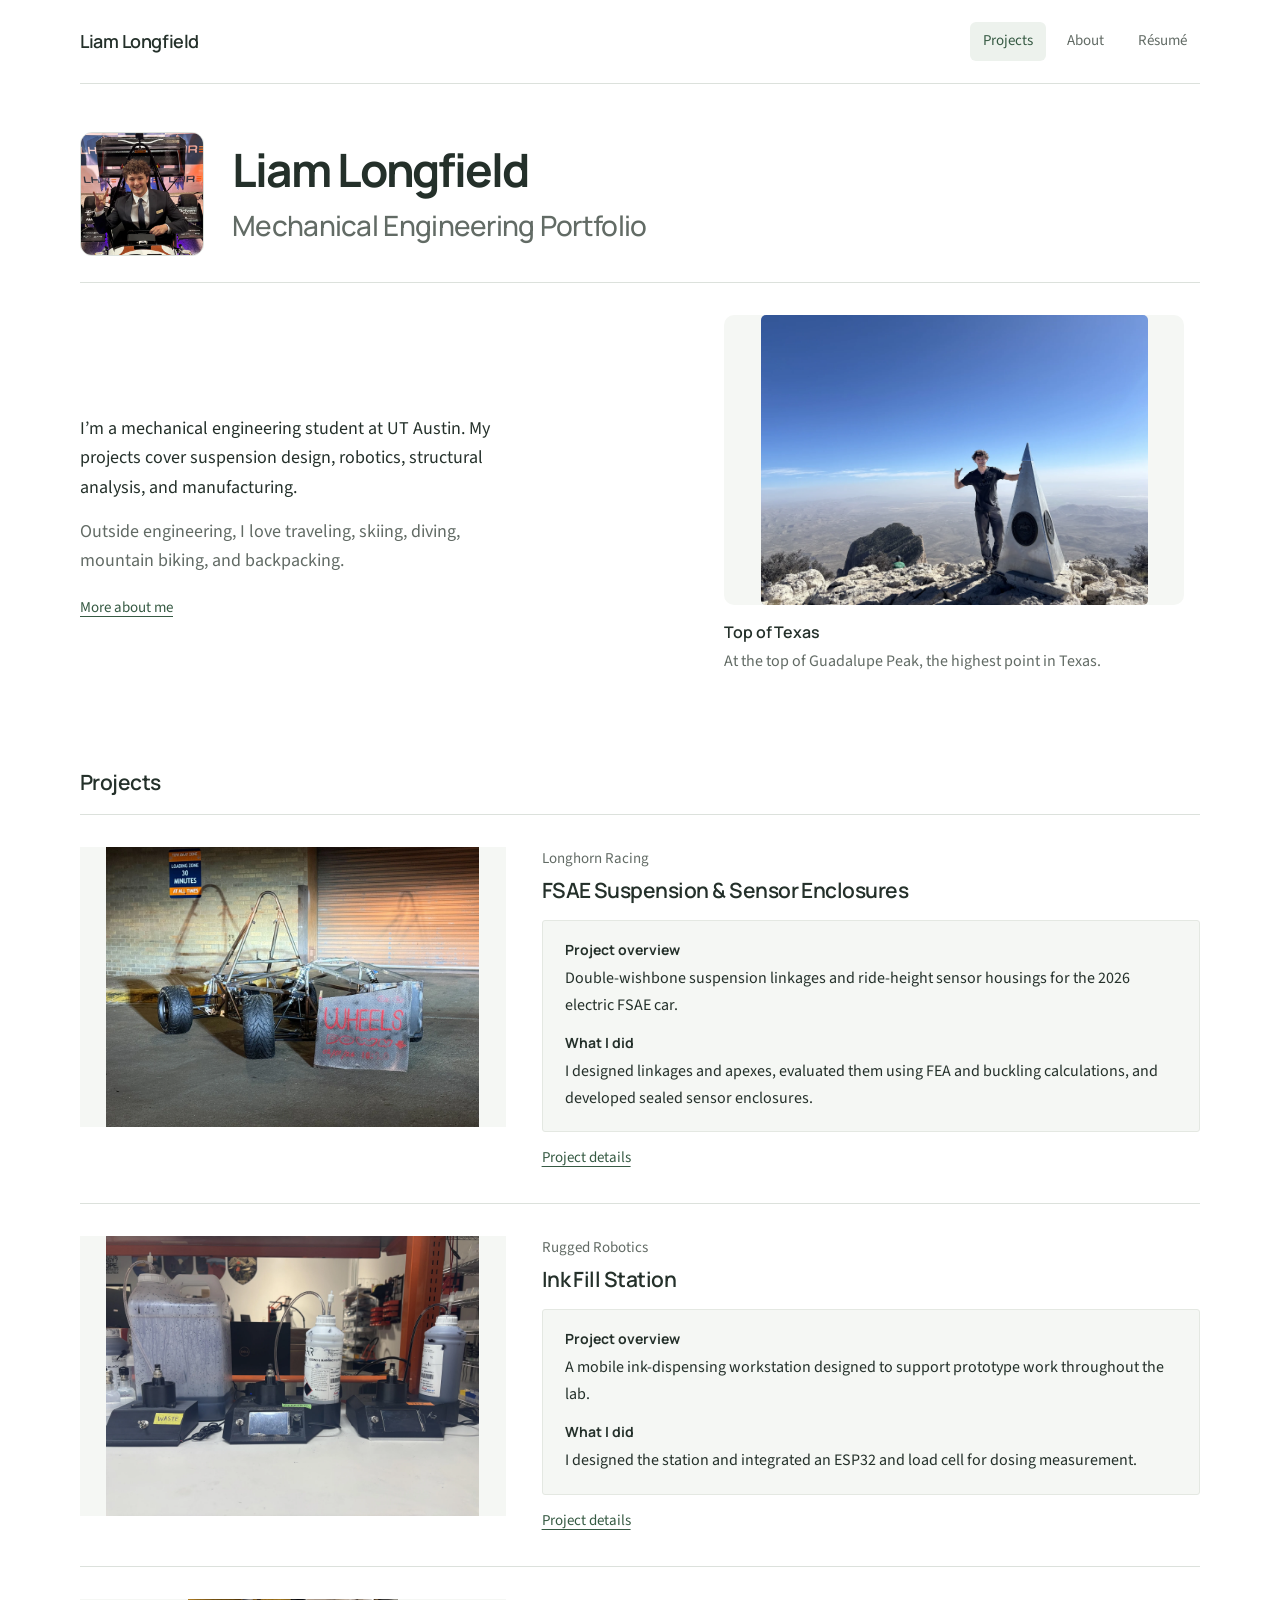
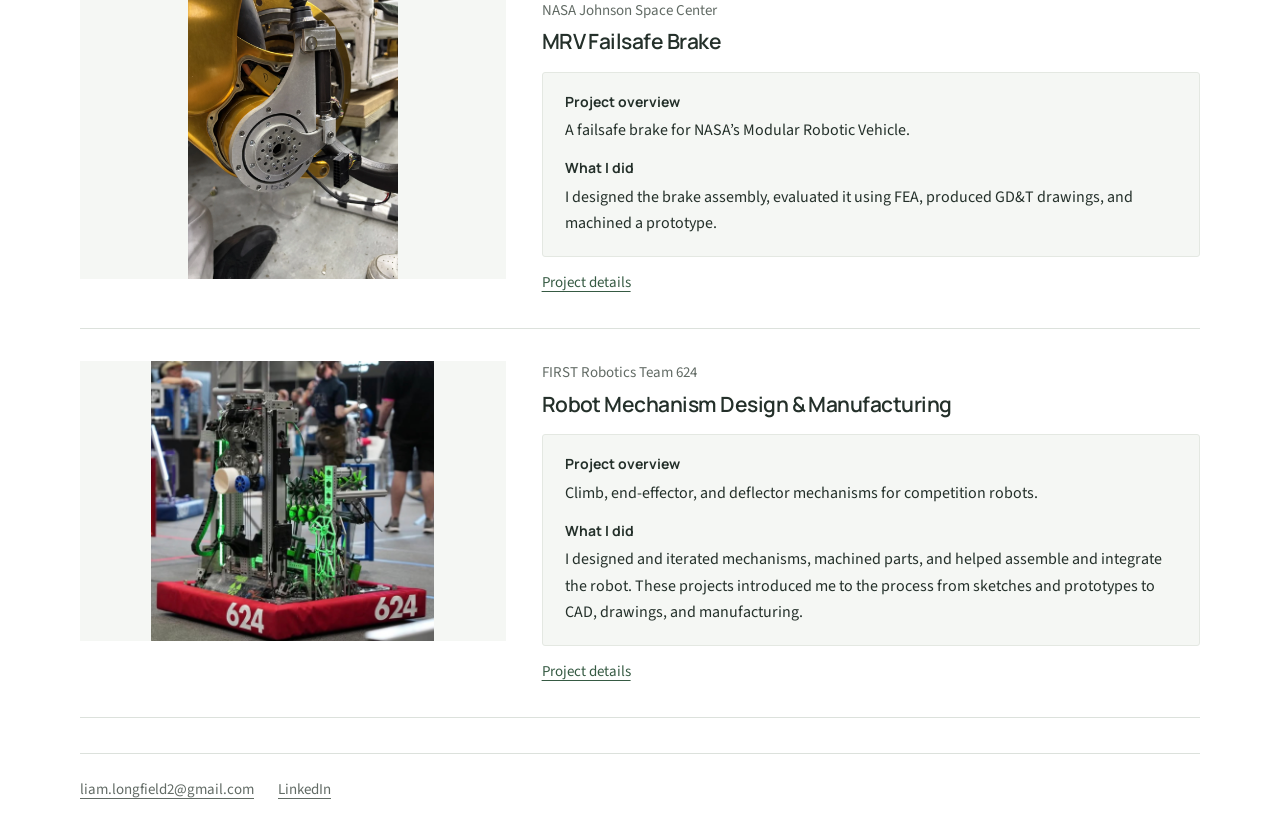
<file: index.html>
<!doctype html>
<html lang="en">
<head>
  <meta charset="utf-8">
  <meta name="viewport" content="width=device-width, initial-scale=1">
  <meta name="description" content="Liam Longfield’s mechanical engineering projects: suspension design, sensor enclosures, fluid handling, and robotics.">
  <title>Projects | Liam Longfield</title>
  <link rel="icon" href="favicon.svg" type="image/svg+xml">
  <link rel="stylesheet" href="style.css">
  <script src="site.js" defer></script>
  <script src="about-gallery.js" defer></script>
</head>
<body>
<a class="skip" href="#main">Skip to content</a>
<header class="header"><a class="brand" href="index.html">Liam Longfield</a><nav aria-label="Main navigation"><a href="index.html" aria-current="page">Projects</a><a href="about.html">About</a><a href="resume.html">Résumé</a></nav></header>
<main id="main"><section class="intro-layout"><div class="intro-heading"><img class="intro-portrait" src="assets/liam-portrait.webp" alt="Liam Longfield seated in a Longhorn Racing car" width="800" height="800" fetchpriority="high"><div><p class="intro-name">Liam Longfield</p><h1>Mechanical Engineering Portfolio</h1></div></div><div class="intro-copy"><p>I’m a mechanical engineering student at UT Austin. My projects cover suspension design, robotics, structural analysis, and manufacturing.</p><p class="intro-personal">Outside engineering, I love traveling, skiing, diving, mountain biking, and backpacking.</p><a class="details-link" href="about.html">More about me</a></div><section class="personal-gallery gallery-preview" aria-label="Personal photos" aria-roledescription="carousel" tabindex="0">
<div class="personal-frames"><figure class="personal-slide" role="group" aria-roledescription="slide" aria-label="1 of 7"><button type="button" class="photo-advance" aria-label="Show next photo"><img src="assets/about/summit.webp" width="1800" height="1350" alt="At a mountain summit beside a metal monument" loading="eager"></button><figcaption><strong class="photo-title">Top of Texas</strong> <span class="photo-comment">At the top of Guadalupe Peak, the highest point in Texas.</span></figcaption></figure><figure class="personal-slide" role="group" aria-roledescription="slide" aria-label="2 of 7"><button type="button" class="photo-advance" aria-label="Show next photo"><img src="assets/about/diving.webp" width="1800" height="1200" alt="Scuba diving in Langkawi, Malaysia" loading="lazy"></button><figcaption><strong class="photo-title">Scuba diving</strong> <span class="photo-comment">Diving in Langkawi, Malaysia. I’m an Advanced Open Water diver and love exploring underwater.</span></figcaption></figure><figure class="personal-slide" role="group" aria-roledescription="slide" aria-label="3 of 7"><button type="button" class="photo-advance" aria-label="Show next photo"><img src="assets/about/skiing.webp" width="1199" height="1600" alt="Two skiers on a snow-covered mountain trail" loading="lazy"></button><figcaption><strong class="photo-title">Skiing</strong> <span class="photo-comment">I’ve been skiing for 12 years, and I still love getting out on the mountain.</span></figcaption></figure><figure class="personal-slide" role="group" aria-roledescription="slide" aria-label="4 of 7"><button type="button" class="photo-advance" aria-label="Show next photo"><img src="assets/about/biking.webp" width="1800" height="1350" alt="Mountain biking with a forested valley in the background" loading="lazy"></button><figcaption><strong class="photo-title">Mountain biking</strong> <span class="photo-comment">I love mountain biking—especially when the trail comes with a view like this.</span></figcaption></figure><figure class="personal-slide" role="group" aria-roledescription="slide" aria-label="5 of 7"><button type="button" class="photo-advance" aria-label="Show next photo"><img src="assets/about/rocks.webp" width="1350" height="1800" alt="Seated between tall rock formations" loading="lazy"></button><figcaption><strong class="photo-title">Guadalupe Mountains</strong> <span class="photo-comment">A stop during a two-day backpacking trip in the Guadalupe Mountains.</span></figcaption></figure><figure class="personal-slide" role="group" aria-roledescription="slide" aria-label="6 of 7"><button type="button" class="photo-advance" aria-label="Show next photo"><img src="assets/about/hiking.webp" width="1800" height="1350" alt="Backpacking with friends in the French Alps" loading="lazy"></button><figcaption><strong class="photo-title">Out with my buddies</strong> <span class="photo-comment">A day-long backpacking trip with my buddies in the French Alps.</span></figcaption></figure><figure class="personal-slide" role="group" aria-roledescription="slide" aria-label="7 of 7"><button type="button" class="photo-advance" aria-label="Show next photo"><img src="assets/about/cooking.webp" width="1350" height="1800" alt="Home-cooked ribs in a foil-lined tray" loading="lazy"></button><figcaption><strong class="photo-title">Oven ribs, another iteration</strong> <span class="photo-comment">I’m still iterating on my oven ribs recipe. This was one of the batches.</span></figcaption></figure></div>
<div class="photo-controls" hidden><p class="photo-status" aria-live="polite" aria-atomic="true">Hiking <span>1 / 7</span></p><div class="photo-arrows"><button type="button" data-photo-step="-1" aria-label="Previous photo">←</button><button type="button" data-photo-step="1" aria-label="Next photo">→</button></div></div>
</section></section><h2 class="projects-heading">Projects</h2><section id="work" class="project-list" aria-label="Engineering projects"><article class="project "><a class="project-photo" href="lhr.html"><img src="assets/lhr-vehicle.webp" alt="LHR vehicle at the wheels-down milestone" loading="lazy"></a><div><p class="context">Longhorn Racing</p><h2><a href="lhr.html">FSAE Suspension & Sensor Enclosures</a></h2><div class="project-text"><h3>Project overview</h3><p>Double-wishbone suspension linkages and ride-height sensor housings for the 2026 electric FSAE car.</p><h3>What I did</h3><p>I designed linkages and apexes, evaluated them using FEA and buckling calculations, and developed sealed sensor enclosures.</p></div><a class="details-link" href="lhr.html">Project details</a></div></article><article class="project "><a class="project-photo" href="rugged.html"><img src="assets/ink-station.webp" alt="Desktop ink fill station" loading="lazy"></a><div><p class="context">Rugged Robotics</p><h2><a href="rugged.html">Ink Fill Station</a></h2><div class="project-text"><h3>Project overview</h3><p>A mobile ink-dispensing workstation designed to support prototype work throughout the lab.</p><h3>What I did</h3><p>I designed the station and integrated an ESP32 and load cell for dosing measurement.</p></div><a class="details-link" href="rugged.html">Project details</a></div></article><article class="project "><a class="project-photo" href="nasa.html"><img src="assets/nasa-brake.webp" alt="MRV brake assembly" loading="lazy"></a><div><p class="context">NASA Johnson Space Center</p><h2><a href="nasa.html">MRV Failsafe Brake</a></h2><div class="project-text"><h3>Project overview</h3><p>A failsafe brake for NASA’s Modular Robotic Vehicle.</p><h3>What I did</h3><p>I designed the brake assembly, evaluated it using FEA, produced GD&T drawings, and machined a prototype.</p></div><a class="details-link" href="nasa.html">Project details</a></div></article><article class="project"><a class="project-photo" href="robotics.html"><img src="assets/robotics-cover.jpeg" alt="Team 624 competition robot" width="1179" height="1168" loading="lazy"></a><div><p class="context">FIRST Robotics Team 624</p><h2><a href="robotics.html">Robot Mechanism Design &amp; Manufacturing</a></h2><div class="project-text"><h3>Project overview</h3><p>Climb, end-effector, and deflector mechanisms for competition robots.</p><h3>What I did</h3><p>I designed and iterated mechanisms, machined parts, and helped assemble and integrate the robot. These projects introduced me to the process from sketches and prototypes to CAD, drawings, and manufacturing.</p></div><a class="details-link" href="robotics.html">Project details</a></div></article></section></main>
<footer id="contact"><a href="mailto:liam.longfield2@gmail.com">liam.longfield2@gmail.com</a><a href="https://linkedin.com/in/liam-longfield" target="_blank" rel="noopener">LinkedIn</a></footer>
<dialog id="image-dialog" aria-label="Expanded project image"><button class="close-image" aria-label="Close expanded image">Close ×</button><img alt=""><p></p></dialog>
</body></html>
</file>
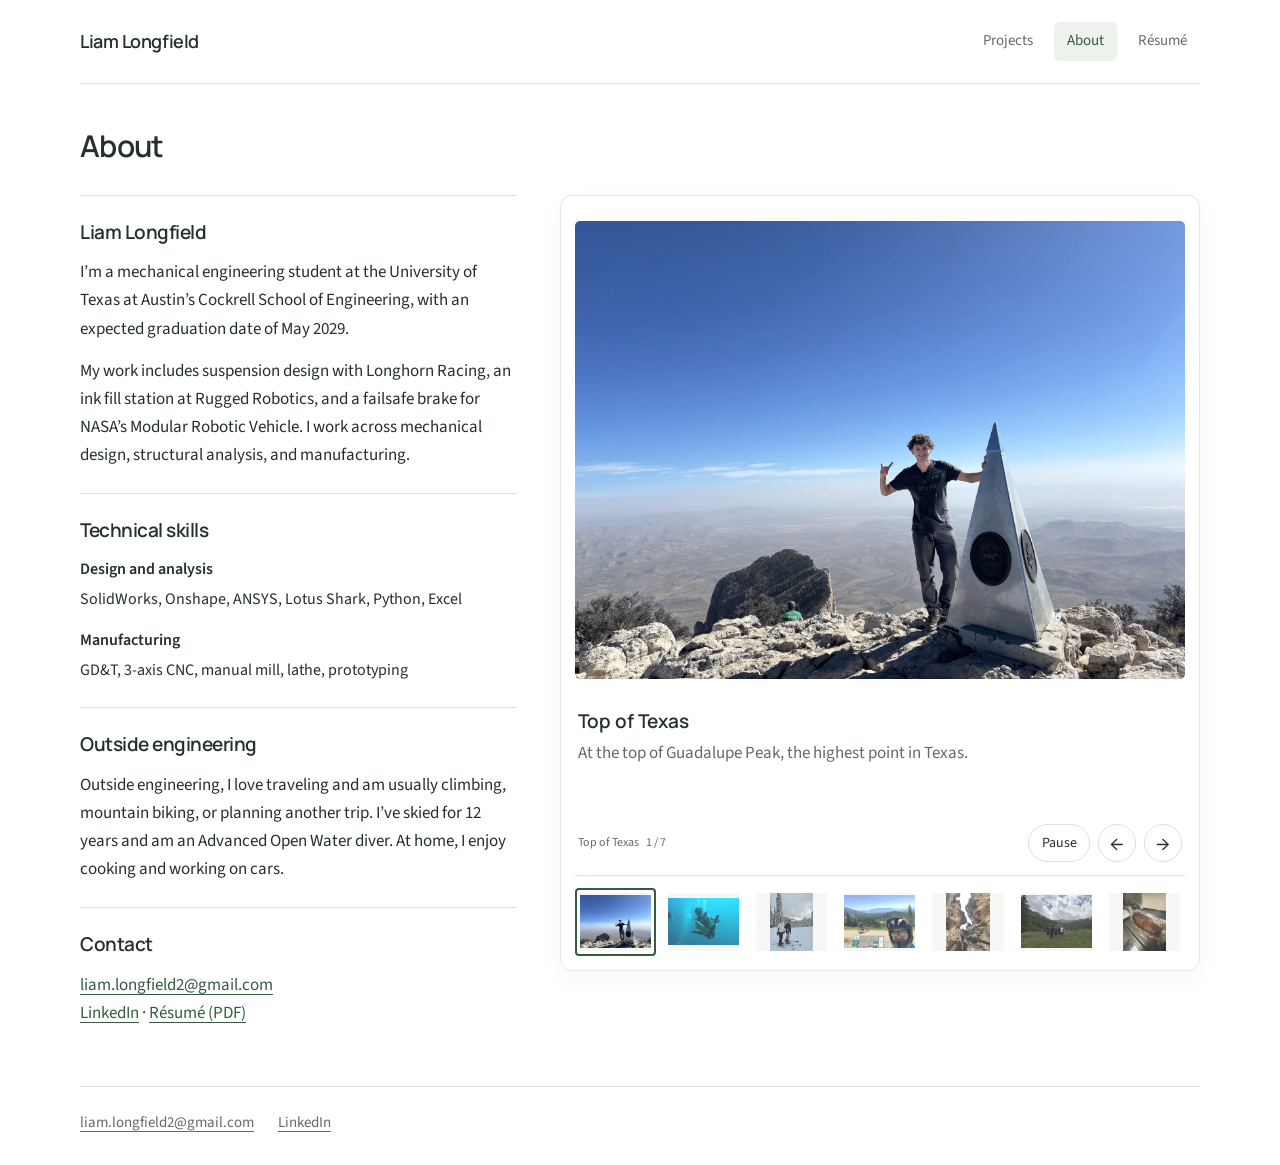
<file: about.html>
<!doctype html>
<html lang="en">
<head>
  <meta charset="utf-8">
  <meta name="viewport" content="width=device-width, initial-scale=1">
  <meta name="description" content="Liam Longfield’s mechanical engineering projects: suspension design, sensor enclosures, fluid handling, and robotics.">
  <title>About | Liam Longfield</title>
  <link rel="icon" href="favicon.svg" type="image/svg+xml">
  <link rel="stylesheet" href="style.css">
  <script src="site.js" defer></script>
  <script src="about-gallery.js" defer></script>
</head>
<body>
<a class="skip" href="#main">Skip to content</a>
<header class="header"><a class="brand" href="index.html">Liam Longfield</a><nav aria-label="Main navigation"><a href="index.html">Projects</a><a href="about.html" aria-current="page">About</a><a href="resume.html">Résumé</a></nav></header>
<main id="main"><div class="page-heading"><h1>About</h1></div><div class="about-layout"><div class="about-copy"><section><h2>Liam Longfield</h2><p>I’m a mechanical engineering student at the University of Texas at Austin’s Cockrell School of Engineering, with an expected graduation date of May 2029.</p><p>My work includes suspension design with Longhorn Racing, an ink fill station at Rugged Robotics, and a failsafe brake for NASA’s Modular Robotic Vehicle. I work across mechanical design, structural analysis, and manufacturing.</p></section><section><h2>Technical skills</h2><dl class="skills"><dt>Design and analysis</dt><dd>SolidWorks, Onshape, ANSYS, Lotus Shark, Python, Excel</dd><dt>Manufacturing</dt><dd>GD&T, 3-axis CNC, manual mill, lathe, prototyping</dd></dl></section><section><h2>Outside engineering</h2><p>Outside engineering, I love traveling and am usually climbing, mountain biking, or planning another trip. I’ve skied for 12 years and am an Advanced Open Water diver. At home, I enjoy cooking and working on cars.</p></section><section><h2>Contact</h2><p><a href="mailto:liam.longfield2@gmail.com">liam.longfield2@gmail.com</a><br><a href="https://linkedin.com/in/liam-longfield" target="_blank" rel="noopener">LinkedIn</a> · <a href="resume.html">Résumé (PDF)</a></p></section></div><section class="personal-gallery" aria-label="Personal photos" aria-roledescription="carousel" tabindex="0">
<div class="personal-frames"><figure class="personal-slide" role="group" aria-roledescription="slide" aria-label="1 of 7"><button type="button" class="photo-advance" aria-label="Show next photo"><img src="assets/about/summit.webp" width="1800" height="1350" alt="At a mountain summit beside a metal monument" loading="eager"></button><figcaption><strong class="photo-title">Top of Texas</strong> <span class="photo-comment">At the top of Guadalupe Peak, the highest point in Texas.</span></figcaption></figure><figure class="personal-slide" role="group" aria-roledescription="slide" aria-label="2 of 7"><button type="button" class="photo-advance" aria-label="Show next photo"><img src="assets/about/diving.webp" width="1800" height="1200" alt="Scuba diving in Langkawi, Malaysia" loading="lazy"></button><figcaption><strong class="photo-title">Scuba diving</strong> <span class="photo-comment">Diving in Langkawi, Malaysia. I’m an Advanced Open Water diver and love exploring underwater.</span></figcaption></figure><figure class="personal-slide" role="group" aria-roledescription="slide" aria-label="3 of 7"><button type="button" class="photo-advance" aria-label="Show next photo"><img src="assets/about/skiing.webp" width="1199" height="1600" alt="Two skiers on a snow-covered mountain trail" loading="lazy"></button><figcaption><strong class="photo-title">Skiing</strong> <span class="photo-comment">I’ve been skiing for 12 years, and I still love getting out on the mountain.</span></figcaption></figure><figure class="personal-slide" role="group" aria-roledescription="slide" aria-label="4 of 7"><button type="button" class="photo-advance" aria-label="Show next photo"><img src="assets/about/biking.webp" width="1800" height="1350" alt="Mountain biking with a forested valley in the background" loading="lazy"></button><figcaption><strong class="photo-title">Mountain biking</strong> <span class="photo-comment">I love mountain biking—especially when the trail comes with a view like this.</span></figcaption></figure><figure class="personal-slide" role="group" aria-roledescription="slide" aria-label="5 of 7"><button type="button" class="photo-advance" aria-label="Show next photo"><img src="assets/about/rocks.webp" width="1350" height="1800" alt="Seated between tall rock formations" loading="lazy"></button><figcaption><strong class="photo-title">Guadalupe Mountains</strong> <span class="photo-comment">A stop during a two-day backpacking trip in the Guadalupe Mountains.</span></figcaption></figure><figure class="personal-slide" role="group" aria-roledescription="slide" aria-label="6 of 7"><button type="button" class="photo-advance" aria-label="Show next photo"><img src="assets/about/hiking.webp" width="1800" height="1350" alt="Backpacking with friends in the French Alps" loading="lazy"></button><figcaption><strong class="photo-title">Out with my buddies</strong> <span class="photo-comment">A day-long backpacking trip with my buddies in the French Alps.</span></figcaption></figure><figure class="personal-slide" role="group" aria-roledescription="slide" aria-label="7 of 7"><button type="button" class="photo-advance" aria-label="Show next photo"><img src="assets/about/cooking.webp" width="1350" height="1800" alt="Home-cooked ribs in a foil-lined tray" loading="lazy"></button><figcaption><strong class="photo-title">Oven ribs, another iteration</strong> <span class="photo-comment">I’m still iterating on my oven ribs recipe. This was one of the batches.</span></figcaption></figure></div>
<div class="photo-controls" hidden><p class="photo-status" aria-live="polite" aria-atomic="true">Hiking <span>1 / 7</span></p><div class="photo-arrows"><button type="button" data-photo-step="-1" aria-label="Previous photo">←</button><button type="button" data-photo-step="1" aria-label="Next photo">→</button></div></div>
<div class="photo-thumbnails" role="group" aria-label="Choose a photo" hidden><button type="button" class="photo-thumb" aria-label="Show photo 1: Hiking" aria-pressed="true"><img src="assets/about/summit-thumb.webp" alt="" width="120" height="90" loading="lazy"></button><button type="button" class="photo-thumb" aria-label="Show photo 2: Scuba diving" aria-pressed="false"><img src="assets/about/diving-thumb.webp" alt="" width="120" height="90" loading="lazy"></button><button type="button" class="photo-thumb" aria-label="Show photo 3: Skiing" aria-pressed="false"><img src="assets/about/skiing-thumb.webp" alt="" width="120" height="90" loading="lazy"></button><button type="button" class="photo-thumb" aria-label="Show photo 4: Mountain biking" aria-pressed="false"><img src="assets/about/biking-thumb.webp" alt="" width="120" height="90" loading="lazy"></button><button type="button" class="photo-thumb" aria-label="Show photo 5: Exploring outdoors" aria-pressed="false"><img src="assets/about/rocks-thumb.webp" alt="" width="120" height="90" loading="lazy"></button><button type="button" class="photo-thumb" aria-label="Show photo 6: Hiking with friends" aria-pressed="false"><img src="assets/about/hiking-thumb.webp" alt="" width="120" height="90" loading="lazy"></button><button type="button" class="photo-thumb" aria-label="Show photo 7: Cooking" aria-pressed="false"><img src="assets/about/cooking-thumb.webp" alt="" width="120" height="90" loading="lazy"></button></div></section></div></main>
<footer id="contact"><a href="mailto:liam.longfield2@gmail.com">liam.longfield2@gmail.com</a><a href="https://linkedin.com/in/liam-longfield" target="_blank" rel="noopener">LinkedIn</a></footer>
<dialog id="image-dialog" aria-label="Expanded project image"><button class="close-image" aria-label="Close expanded image">Close ×</button><img alt=""><p></p></dialog>
</body></html>
</file>
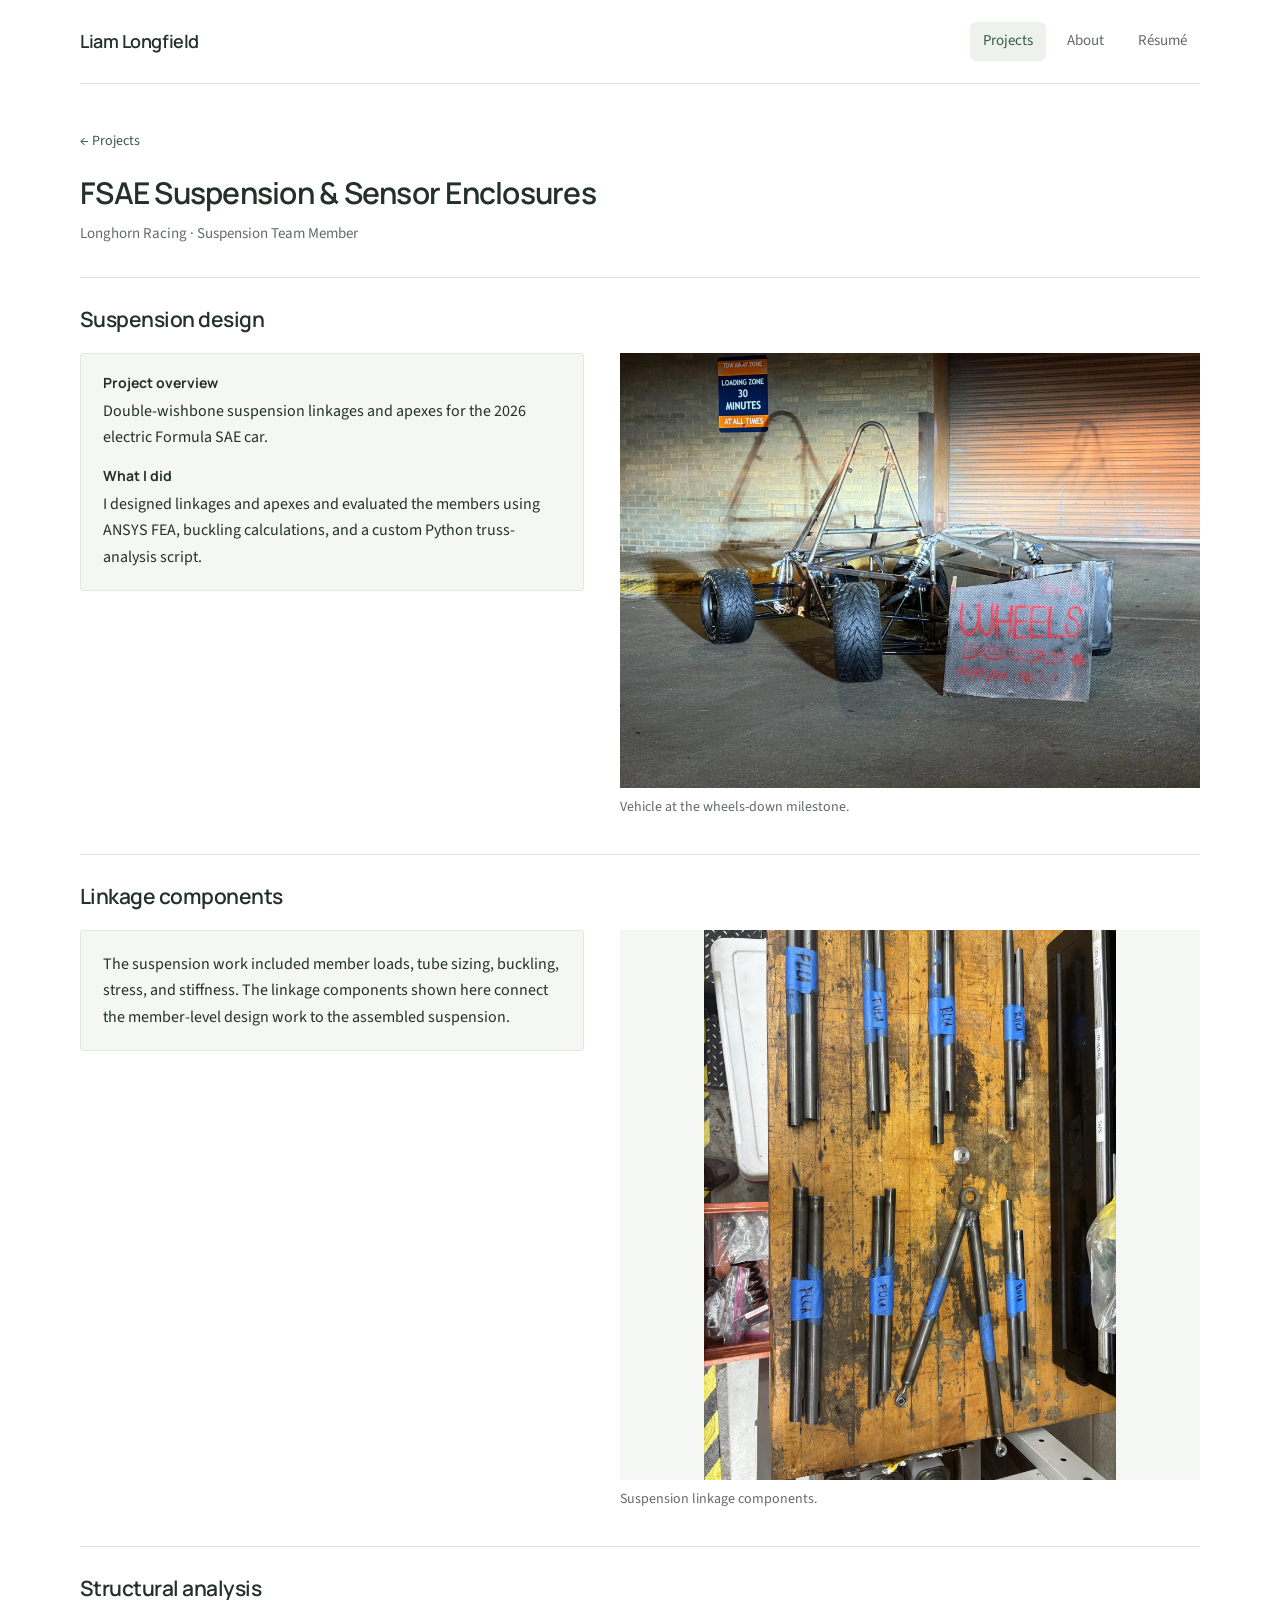
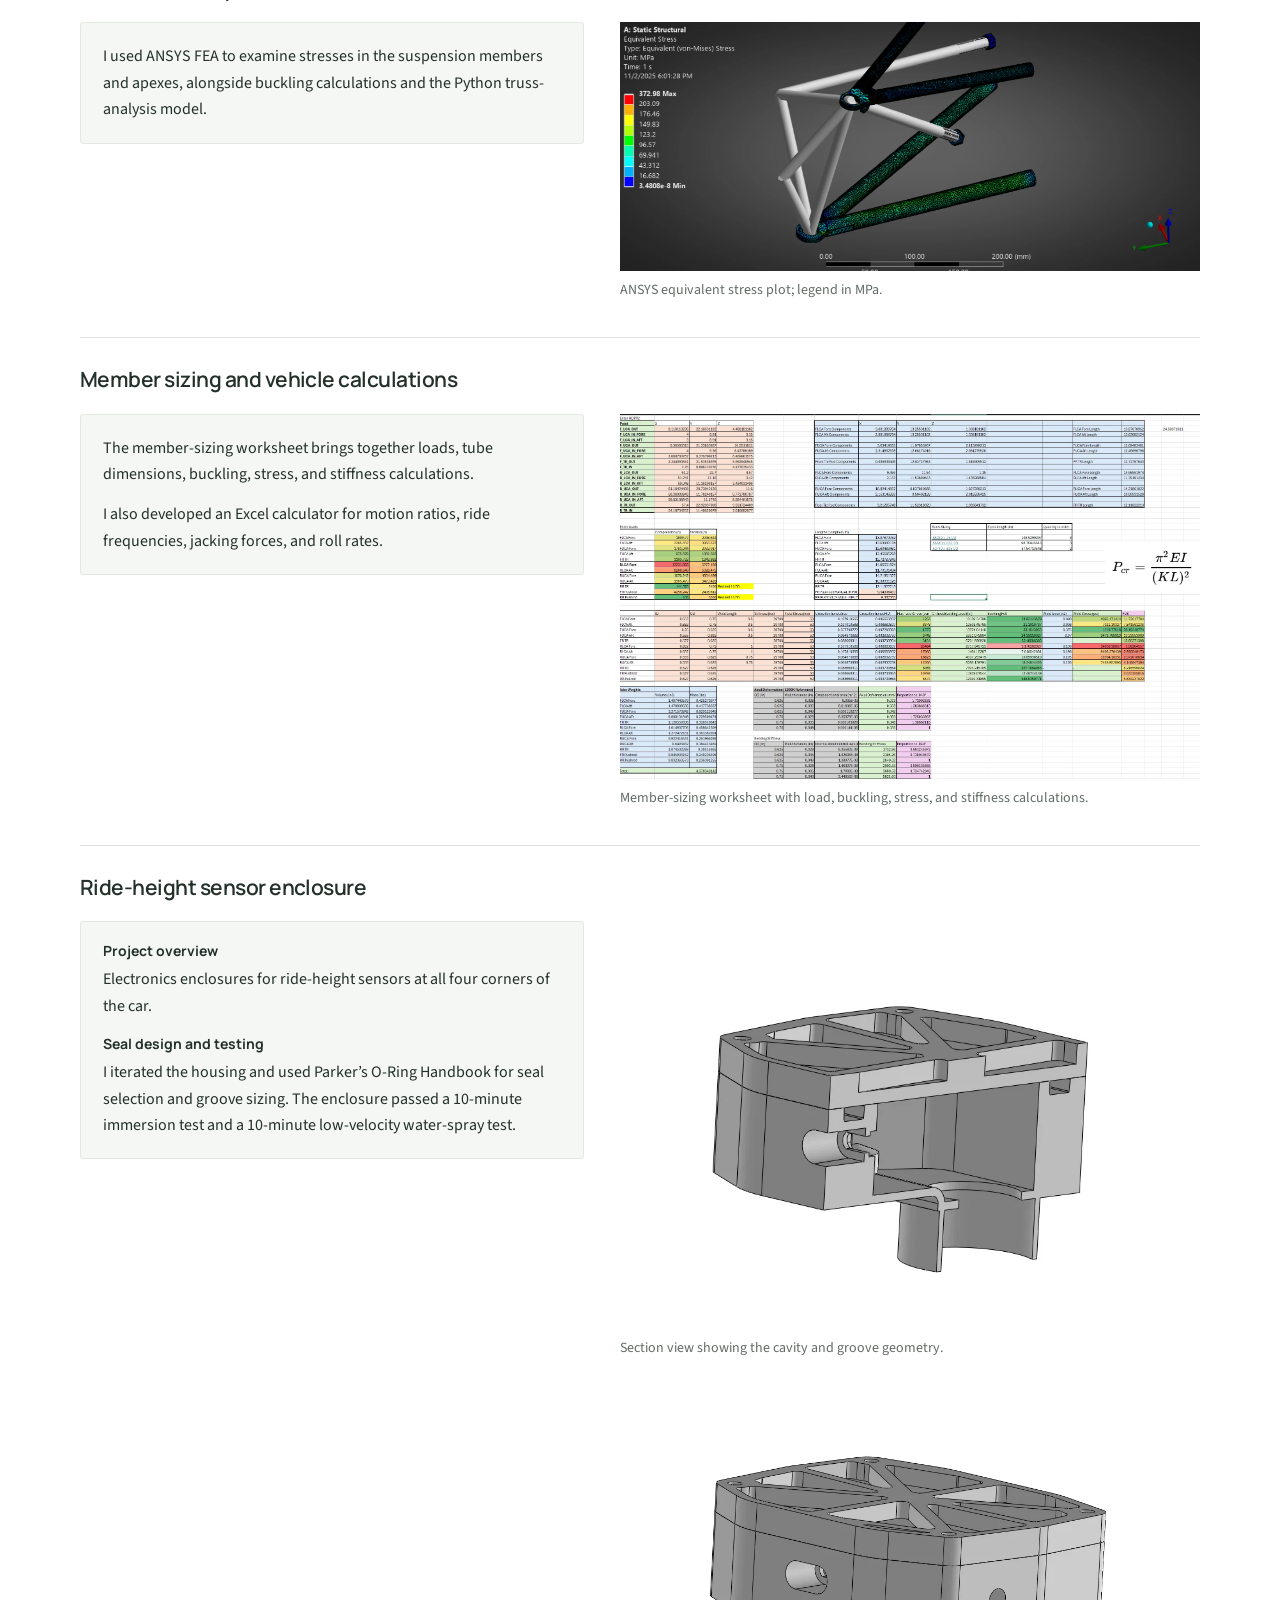
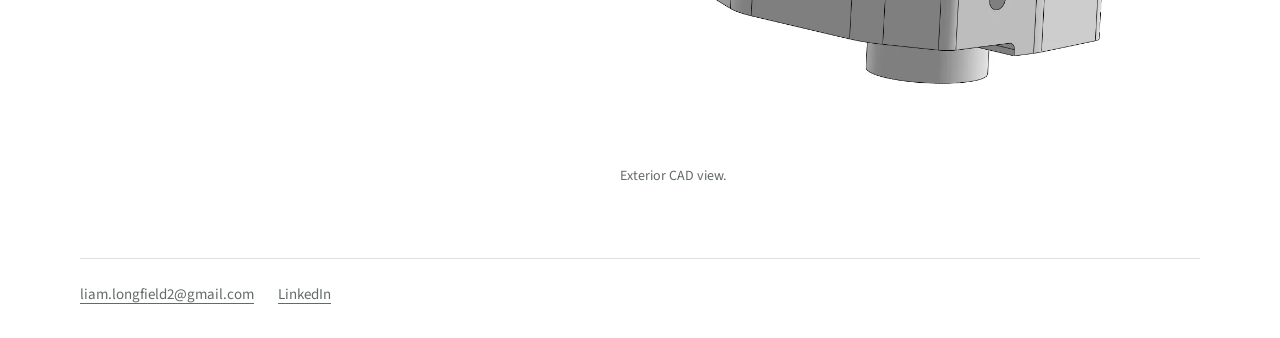
<file: lhr.html>
<!doctype html>
<html lang="en">
<head>
  <meta charset="utf-8">
  <meta name="viewport" content="width=device-width, initial-scale=1">
  <meta name="description" content="Liam Longfield’s mechanical engineering projects: suspension design, sensor enclosures, fluid handling, and robotics.">
  <title>FSAE Suspension &amp; Sensor Enclosures | Liam Longfield</title>
  <link rel="icon" href="favicon.svg" type="image/svg+xml">
  <link rel="stylesheet" href="style.css">
  <script src="site.js" defer></script>
</head>
<body>
<a class="skip" href="#main">Skip to content</a>
<header class="header"><a class="brand" href="index.html">Liam Longfield</a><nav aria-label="Main navigation"><a href="index.html" aria-current="page">Projects</a><a href="about.html">About</a><a href="resume.html">Résumé</a></nav></header>
<main id="main"><div class="page-heading"><a class="back" href="index.html">← Projects</a><h1>FSAE Suspension & Sensor Enclosures</h1><p class="context">Longhorn Racing · Suspension Team Member</p></div><section class="detail-section"><h2>Suspension design</h2><div class="detail-grid technical-story"><div class="project-text"><h3>Project overview</h3><p>Double-wishbone suspension linkages and apexes for the 2026 electric Formula SAE car.</p><h3>What I did</h3><p>I designed linkages and apexes and evaluated the members using ANSYS FEA, buckling calculations, and a custom Python truss-analysis script.</p></div><div class="story-images"><figure class="wide"><a class="zoom" href="assets/lhr-vehicle.webp" aria-label="Expand: LHR vehicle with suspension and wheels installed"><img src="assets/lhr-vehicle.webp" alt="LHR vehicle with suspension and wheels installed" loading="lazy"></a><figcaption>Vehicle at the wheels-down milestone.</figcaption></figure></div></div></section><section class="detail-section"><h2>Linkage components</h2><div class="detail-grid technical-story"><div class="project-text"><p>The suspension work included member loads, tube sizing, buckling, stress, and stiffness. The linkage components shown here connect the member-level design work to the assembled suspension.</p></div><div class="story-images"><figure class=""><a class="zoom" href="assets/lhr-linkages.webp" aria-label="Expand: Suspension linkage components on a workbench"><img src="assets/lhr-linkages.webp" alt="Suspension linkage components on a workbench" loading="lazy"></a><figcaption>Suspension linkage components.</figcaption></figure></div></div></section><section class="detail-section"><h2>Structural analysis</h2><div class="detail-grid technical-story"><div class="project-text"><p>I used ANSYS FEA to examine stresses in the suspension members and apexes, alongside buckling calculations and the Python truss-analysis model.</p></div><div class="story-images"><figure class=""><a class="zoom" href="assets/lhr-fea.webp" aria-label="Expand: ANSYS suspension equivalent stress plot"><img src="assets/lhr-fea.webp" alt="ANSYS suspension equivalent stress plot" loading="lazy"></a><figcaption>ANSYS equivalent stress plot; legend in MPa.</figcaption></figure></div></div></section><section class="detail-section"><h2>Member sizing and vehicle calculations</h2><div class="detail-grid technical-story"><div class="project-text"><p>The member-sizing worksheet brings together loads, tube dimensions, buckling, stress, and stiffness calculations.</p><p>I also developed an Excel calculator for motion ratios, ride frequencies, jacking forces, and roll rates.</p></div><div class="story-images"><figure class="wide"><a class="zoom" href="assets/lhr-calculations.webp" aria-label="Expand: Suspension member sizing spreadsheet"><img src="assets/lhr-calculations.webp" alt="Suspension member sizing spreadsheet" loading="lazy"></a><figcaption>Member-sizing worksheet with load, buckling, stress, and stiffness calculations.</figcaption></figure></div></div></section><section class="detail-section"><h2>Ride-height sensor enclosure</h2><div class="detail-grid technical-story"><div class="project-text"><h3>Project overview</h3><p>Electronics enclosures for ride-height sensors at all four corners of the car.</p><h3>Seal design and testing</h3><p>I iterated the housing and used Parker’s O-Ring Handbook for seal selection and groove sizing. The enclosure passed a 10-minute immersion test and a 10-minute low-velocity water-spray test.</p></div><div class="story-images"><figure class=""><a class="zoom" href="assets/enclosure-section.webp" aria-label="Expand: Section view of sensor enclosure"><img src="assets/enclosure-section.webp" alt="Section view of sensor enclosure" loading="lazy"></a><figcaption>Section view showing the cavity and groove geometry.</figcaption></figure><figure class=""><a class="zoom" href="assets/enclosure-exterior.webp" aria-label="Expand: Exterior view of sensor enclosure"><img src="assets/enclosure-exterior.webp" alt="Exterior view of sensor enclosure" loading="lazy"></a><figcaption>Exterior CAD view.</figcaption></figure></div></div></section></main>
<footer id="contact"><a href="mailto:liam.longfield2@gmail.com">liam.longfield2@gmail.com</a><a href="https://linkedin.com/in/liam-longfield" target="_blank" rel="noopener">LinkedIn</a></footer>
<dialog id="image-dialog" aria-label="Expanded project image"><button class="close-image" aria-label="Close expanded image">Close ×</button><img alt=""><p></p></dialog>
</body></html>
</file>
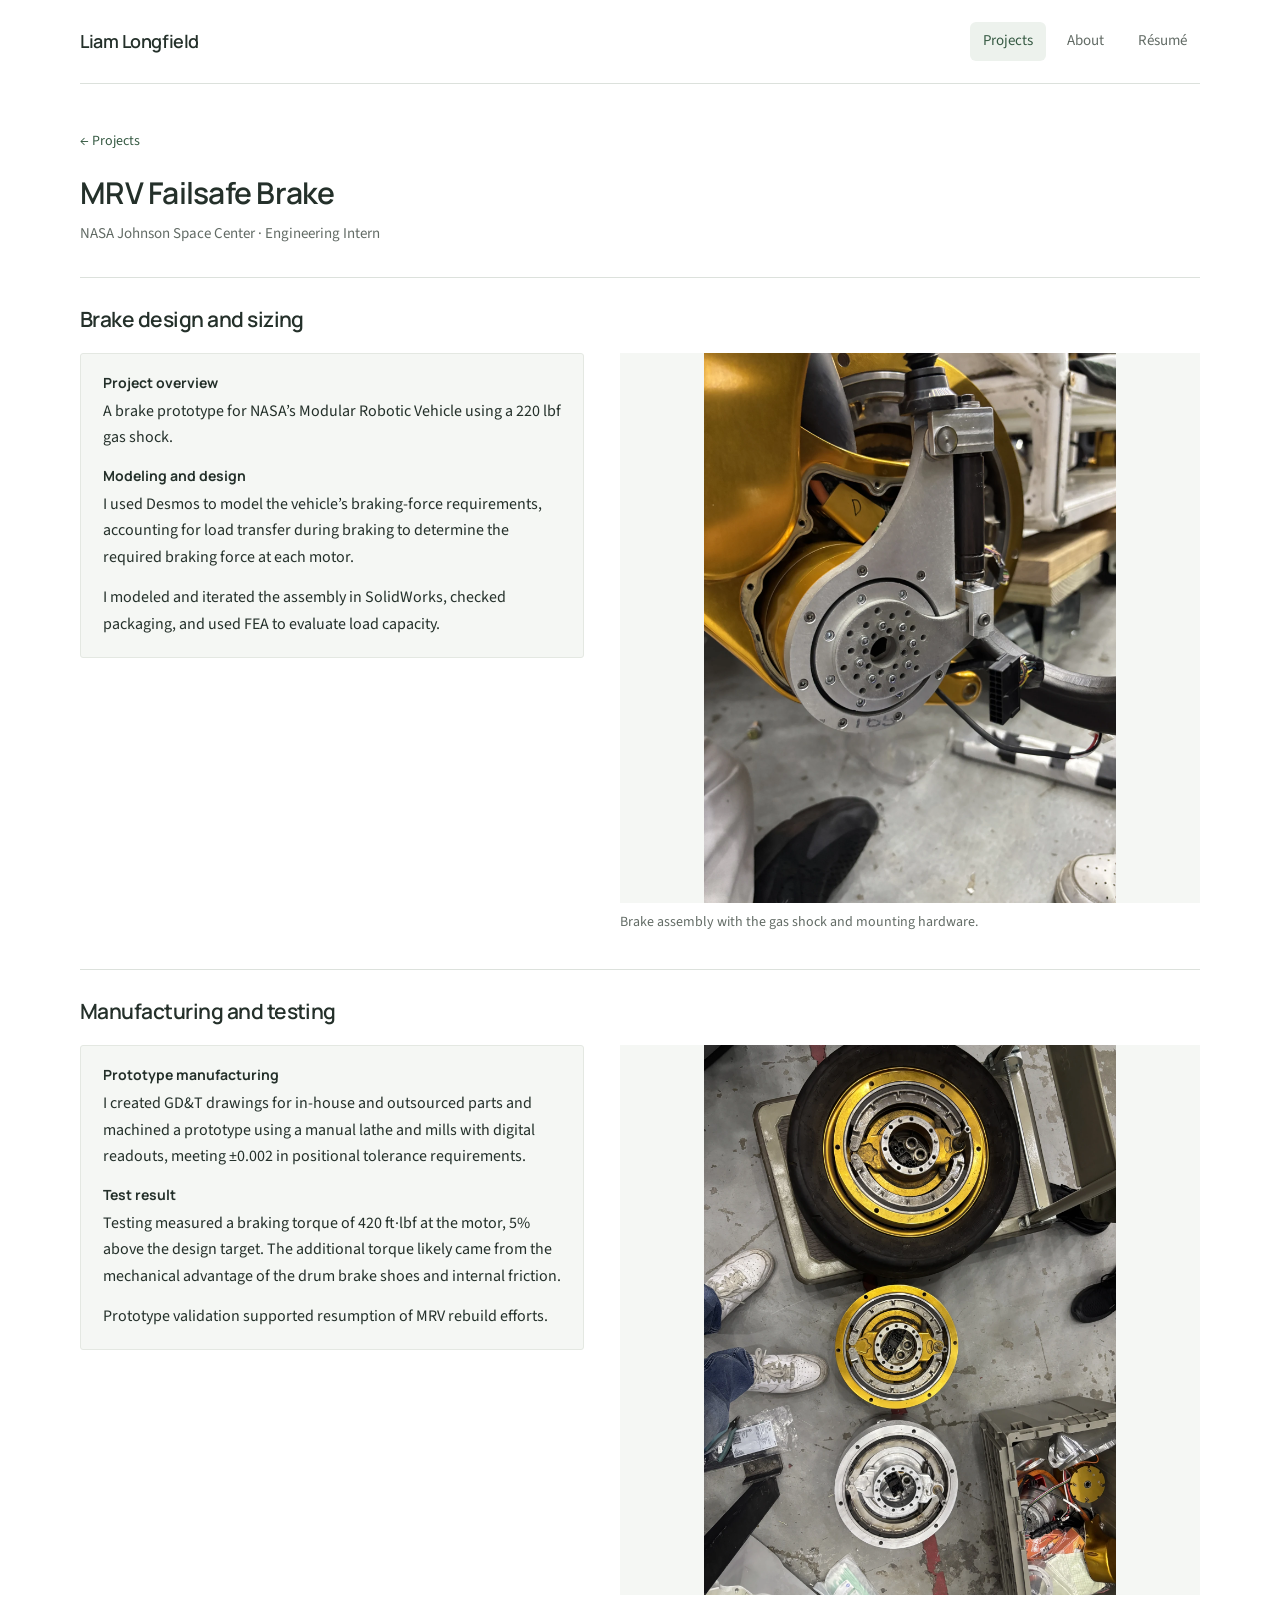
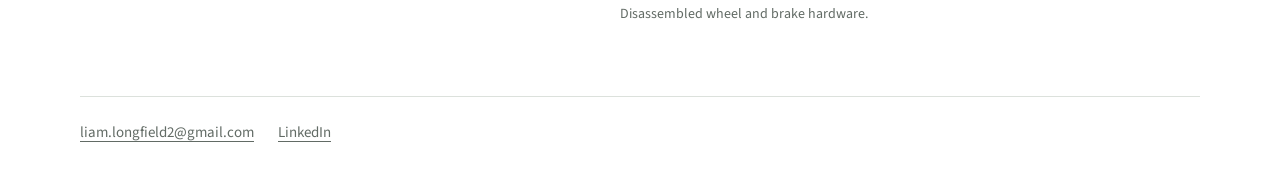
<file: nasa.html>
<!doctype html>
<html lang="en">
<head>
  <meta charset="utf-8">
  <meta name="viewport" content="width=device-width, initial-scale=1">
  <meta name="description" content="Liam Longfield’s mechanical engineering projects: suspension design, sensor enclosures, fluid handling, and robotics.">
  <title>MRV Failsafe Brake | Liam Longfield</title>
  <link rel="icon" href="favicon.svg" type="image/svg+xml">
  <link rel="stylesheet" href="style.css">
  <script src="site.js" defer></script>
</head>
<body>
<a class="skip" href="#main">Skip to content</a>
<header class="header"><a class="brand" href="index.html">Liam Longfield</a><nav aria-label="Main navigation"><a href="index.html" aria-current="page">Projects</a><a href="about.html">About</a><a href="resume.html">Résumé</a></nav></header>
<main id="main"><div class="page-heading"><a class="back" href="index.html">← Projects</a><h1>MRV Failsafe Brake</h1><p class="context">NASA Johnson Space Center · Engineering Intern</p></div><section class="detail-section"><h2>Brake design and sizing</h2><div class="detail-grid technical-story"><div class="project-text"><h3>Project overview</h3><p>A brake prototype for NASA’s Modular Robotic Vehicle using a 220 lbf gas shock.</p><h3>Modeling and design</h3><p>I used Desmos to model the vehicle’s braking-force requirements, accounting for load transfer during braking to determine the required braking force at each motor.</p><p>I modeled and iterated the assembly in SolidWorks, checked packaging, and used FEA to evaluate load capacity.</p></div><div class="story-images"><figure class=""><a class="zoom" href="assets/nasa-brake.webp" aria-label="Expand: Brake assembly with gas shock and bracket"><img src="assets/nasa-brake.webp" alt="Brake assembly with gas shock and bracket" loading="lazy"></a><figcaption>Brake assembly with the gas shock and mounting hardware.</figcaption></figure></div></div></section><section class="detail-section"><h2>Manufacturing and testing</h2><div class="detail-grid technical-story"><div class="project-text"><h3>Prototype manufacturing</h3><p>I created GD&amp;T drawings for in-house and outsourced parts and machined a prototype using a manual lathe and mills with digital readouts, meeting ±0.002 in positional tolerance requirements.</p><h3>Test result</h3><p>Testing measured a braking torque of 420 ft·lbf at the motor, 5% above the design target. The additional torque likely came from the mechanical advantage of the drum brake shoes and internal friction.</p><p>Prototype validation supported resumption of MRV rebuild efforts.</p></div><div class="story-images"><figure class=""><a class="zoom" href="assets/nasa-hardware.webp" aria-label="Expand: Disassembled MRV wheel and brake hardware"><img src="assets/nasa-hardware.webp" alt="Disassembled MRV wheel and brake hardware" loading="lazy"></a><figcaption>Disassembled wheel and brake hardware.</figcaption></figure></div></div></section></main>
<footer id="contact"><a href="mailto:liam.longfield2@gmail.com">liam.longfield2@gmail.com</a><a href="https://linkedin.com/in/liam-longfield" target="_blank" rel="noopener">LinkedIn</a></footer>
<dialog id="image-dialog" aria-label="Expanded project image"><button class="close-image" aria-label="Close expanded image">Close ×</button><img alt=""><p></p></dialog>
</body></html>
</file>
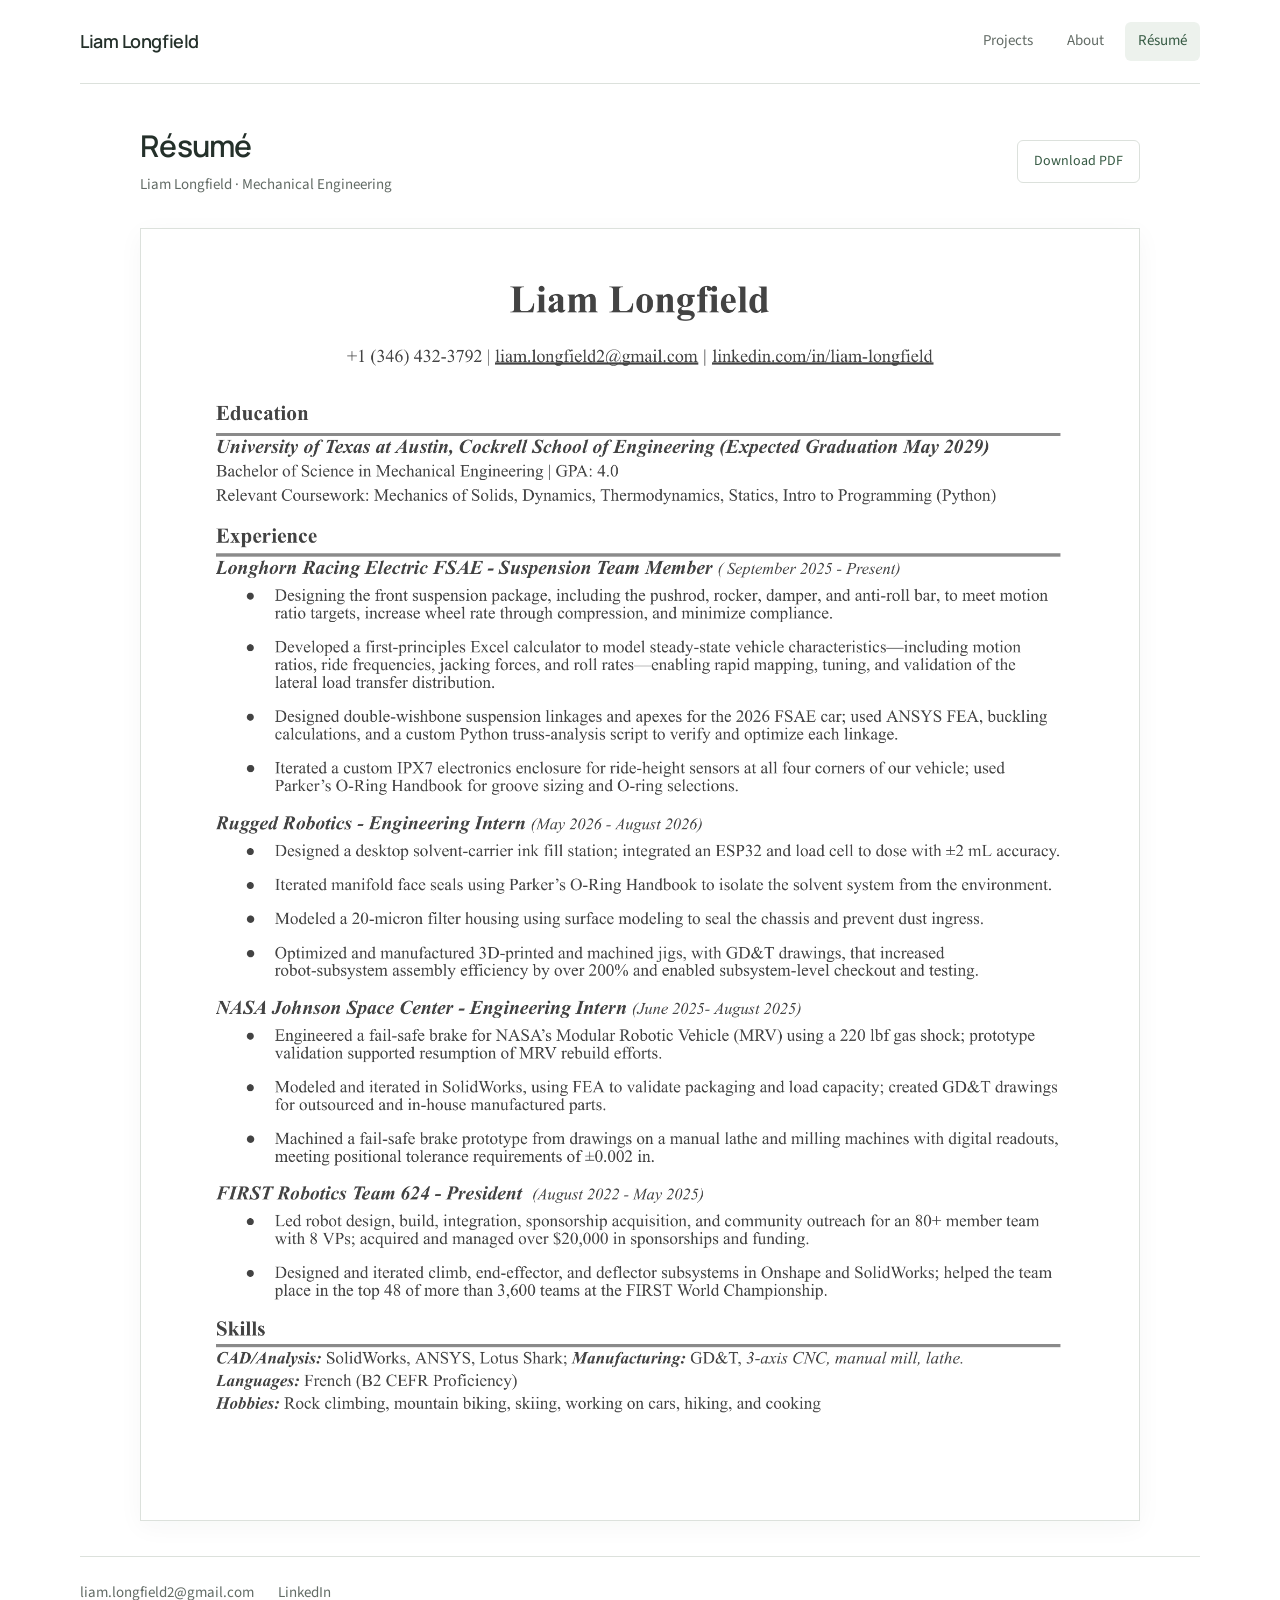
<file: resume.html>
<!doctype html>
<html lang="en">
<head>
  <meta charset="utf-8">
  <meta name="viewport" content="width=device-width, initial-scale=1">
  <meta name="description" content="Liam Longfield’s mechanical engineering projects: suspension design, sensor enclosures, fluid handling, and robotics.">
  <title>Résumé | Liam Longfield</title>
  <link rel="icon" href="favicon.svg" type="image/svg+xml">
  <link rel="stylesheet" href="style.css">
  <script src="site.js" defer></script>
</head>
<body>
<a class="skip" href="#main">Skip to content</a>
<header class="header"><a class="brand" href="index.html">Liam Longfield</a><nav aria-label="Main navigation"><a href="index.html">Projects</a><a href="about.html">About</a><a href="resume.html" aria-current="page">Résumé</a></nav></header>
<main id="main" class="resume-page"><div class="page-heading resume-heading"><div><h1>Résumé</h1><p class="context">Liam Longfield · Mechanical Engineering</p></div><a class="resume-download" href="assets/liam-longfield-resume.pdf?v=2" download="Liam-Longfield-Resume.pdf">Download PDF</a></div><figure class="resume-preview"><img src="assets/resume-preview.png?v=2" width="1855" height="2400" alt="Liam Longfield’s one-page résumé: UT Austin mechanical engineering education, experience with Longhorn Racing, Rugged Robotics, NASA, and FIRST Robotics Team 624, and technical skills. Download the PDF for selectable text." fetchpriority="high"></figure></main><footer id="contact"><a href="mailto:liam.longfield2@gmail.com">liam.longfield2@gmail.com</a><a href="https://linkedin.com/in/liam-longfield" target="_blank" rel="noopener">LinkedIn</a></footer>
<dialog id="image-dialog" aria-label="Expanded project image"><button class="close-image" aria-label="Close expanded image">Close ×</button><img alt=""><p></p></dialog>
</body></html>
</file>
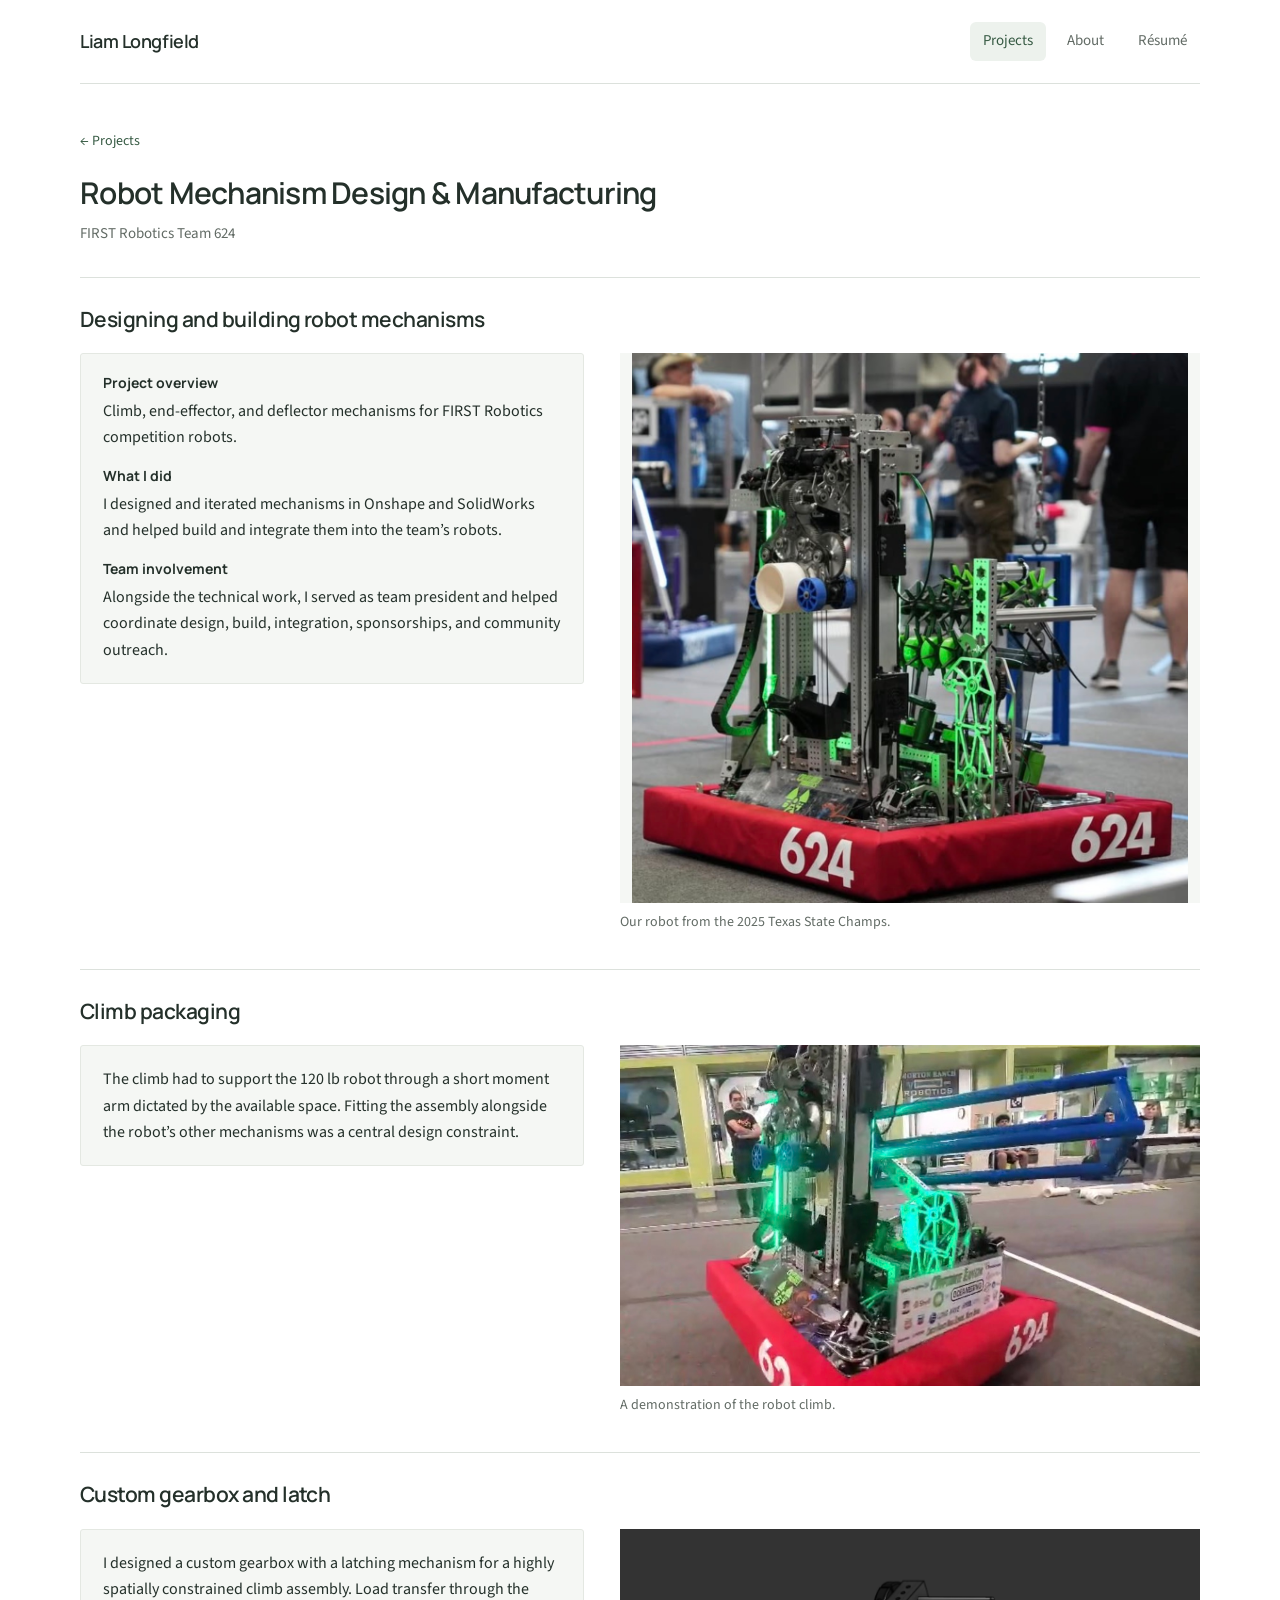
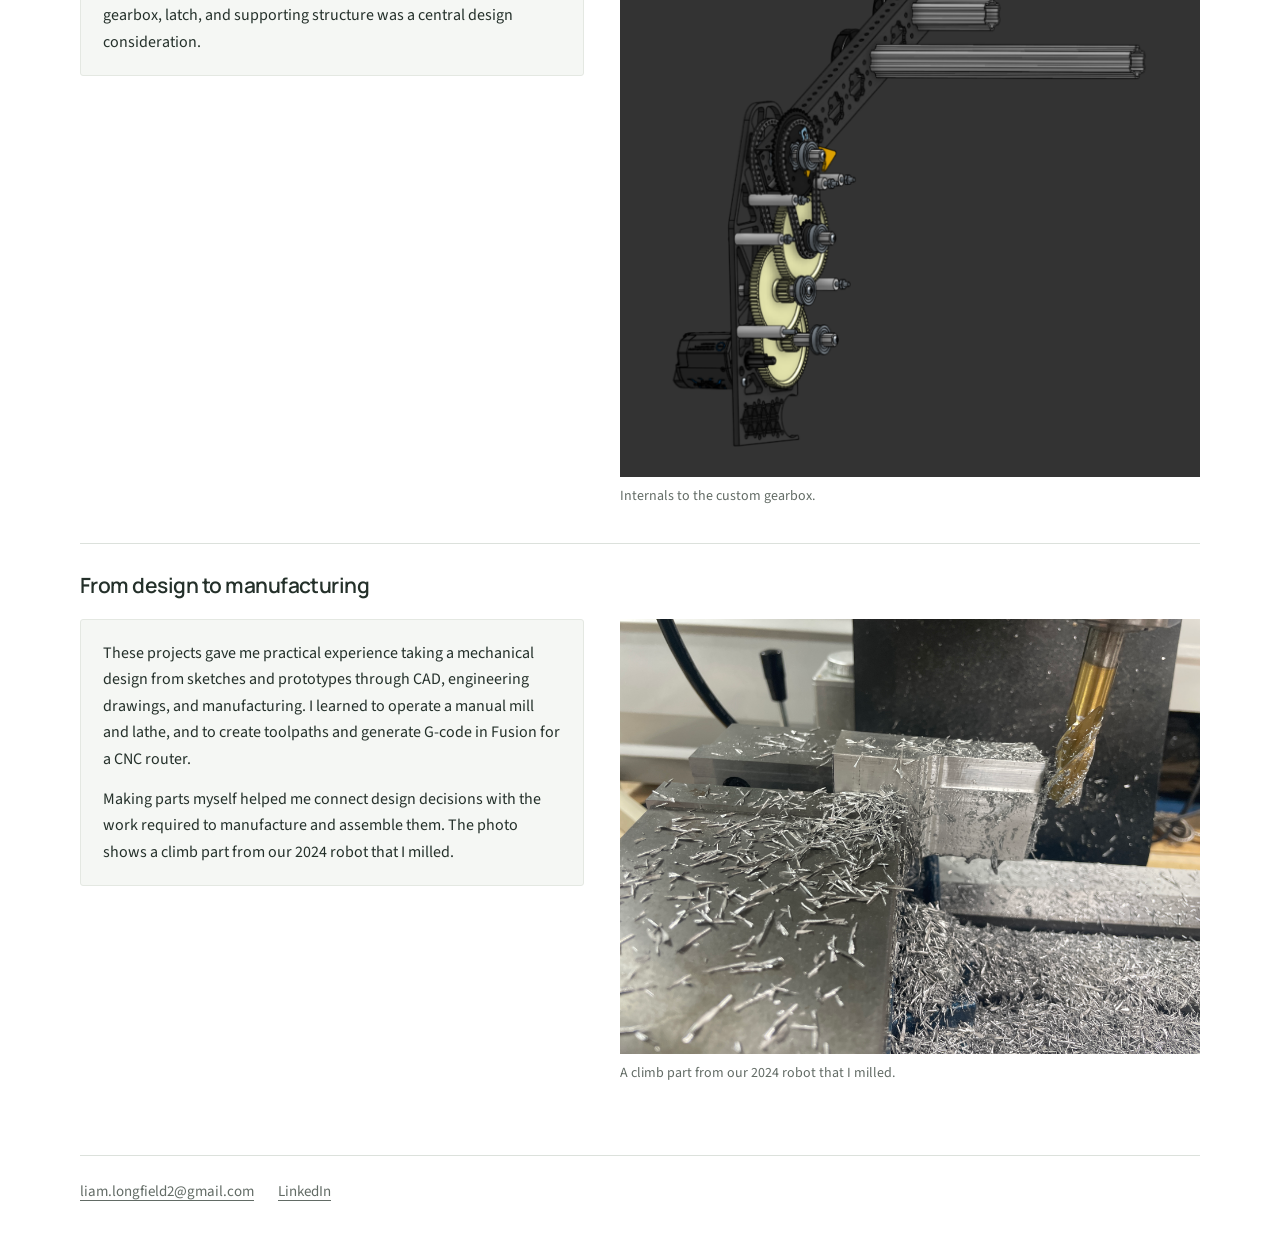
<file: robotics.html>
<!doctype html>
<html lang="en">
<head>
  <meta charset="utf-8">
  <meta name="viewport" content="width=device-width, initial-scale=1">
  <meta name="description" content="Liam Longfield’s mechanical engineering projects: suspension design, sensor enclosures, fluid handling, and robotics.">
  <title>FIRST Robotics Team 624 | Liam Longfield</title>
  <link rel="icon" href="favicon.svg" type="image/svg+xml">
  <link rel="stylesheet" href="style.css">
  <script src="site.js" defer></script>
</head>
<body>
<a class="skip" href="#main">Skip to content</a>
<header class="header"><a class="brand" href="index.html">Liam Longfield</a><nav aria-label="Main navigation"><a href="index.html" aria-current="page">Projects</a><a href="about.html">About</a><a href="resume.html">Résumé</a></nav></header>
<main id="main">
<div class="page-heading"><a class="back" href="index.html">← Projects</a><h1>Robot Mechanism Design &amp; Manufacturing</h1><p class="context">FIRST Robotics Team 624</p></div>
<section class="detail-section"><h2>Designing and building robot mechanisms</h2><div class="detail-grid technical-story"><div class="project-text"><h3>Project overview</h3><p>Climb, end-effector, and deflector mechanisms for FIRST Robotics competition robots.</p><h3>What I did</h3><p>I designed and iterated mechanisms in Onshape and SolidWorks and helped build and integrate them into the team’s robots.</p><h3>Team involvement</h3><p>Alongside the technical work, I served as team president and helped coordinate design, build, integration, sponsorships, and community outreach.</p></div><div class="story-images"><figure><a class="zoom" href="assets/robotics-cover.jpeg" aria-label="Expand: Team 624 competition robot"><img src="assets/robotics-cover.jpeg" alt="Team 624 robot with its elevator and mechanisms visible above red bumpers" width="1179" height="1168" fetchpriority="high"></a><figcaption>Our robot from the 2025 Texas State Champs.</figcaption></figure></div></div></section><section class="detail-section"><h2>Climb packaging</h2><div class="detail-grid technical-story"><div class="project-text"><p>The climb had to support the 120 lb robot through a short moment arm dictated by the available space. Fitting the assembly alongside the robot’s other mechanisms was a central design constraint.</p></div><div class="story-images"><figure><a class="zoom" href="assets/robotics-climb.jpeg" aria-label="Expand: Team 624 robot climb mechanism"><img src="assets/robotics-climb.jpeg" alt="Team 624 robot with the climb mechanism extended" width="906" height="533" loading="lazy"></a><figcaption>A demonstration of the robot climb.</figcaption></figure></div></div></section><section class="detail-section"><h2>Custom gearbox and latch</h2><div class="detail-grid technical-story"><div class="project-text"><p>I designed a custom gearbox with a latching mechanism for a highly spatially constrained climb assembly. Load transfer through the gearbox, latch, and supporting structure was a central design consideration.</p></div><div class="story-images"><figure><a class="zoom" href="assets/robotics-climb-cad.png" aria-label="Expand: Custom climb gearbox and latch CAD"><img src="assets/robotics-climb-cad.png" alt="CAD view of the climb assembly showing its custom gearbox, latch, and supporting plates" width="1191" height="1126" loading="lazy"></a><figcaption>Internals to the custom gearbox.</figcaption></figure></div></div></section><section class="detail-section"><h2>From design to manufacturing</h2><div class="detail-grid technical-story"><div class="project-text"><p>These projects gave me practical experience taking a mechanical design from sketches and prototypes through CAD, engineering drawings, and manufacturing. I learned to operate a manual mill and lathe, and to create toolpaths and generate G-code in Fusion for a CNC router.</p><p>Making parts myself helped me connect design decisions with the work required to manufacture and assemble them. The photo shows a climb part from our 2024 robot that I milled.</p></div><div class="story-images"><figure class="wide"><a class="zoom" href="assets/robotics-milling.jpeg" aria-label="Expand: A robotics part I milled"><img src="assets/robotics-milling.jpeg" alt="Climb part from the 2024 robot milled by Liam, held in a vise beside an end mill" width="4032" height="3024" loading="lazy"></a><figcaption>A climb part from our 2024 robot that I milled.</figcaption></figure></div></div></section></main>
<footer id="contact"><a href="mailto:liam.longfield2@gmail.com">liam.longfield2@gmail.com</a><a href="https://linkedin.com/in/liam-longfield" target="_blank" rel="noopener">LinkedIn</a></footer>
<dialog id="image-dialog" aria-label="Expanded project image"><button class="close-image" aria-label="Close expanded image">Close ×</button><img alt=""><p></p></dialog>
</body></html>
</file>
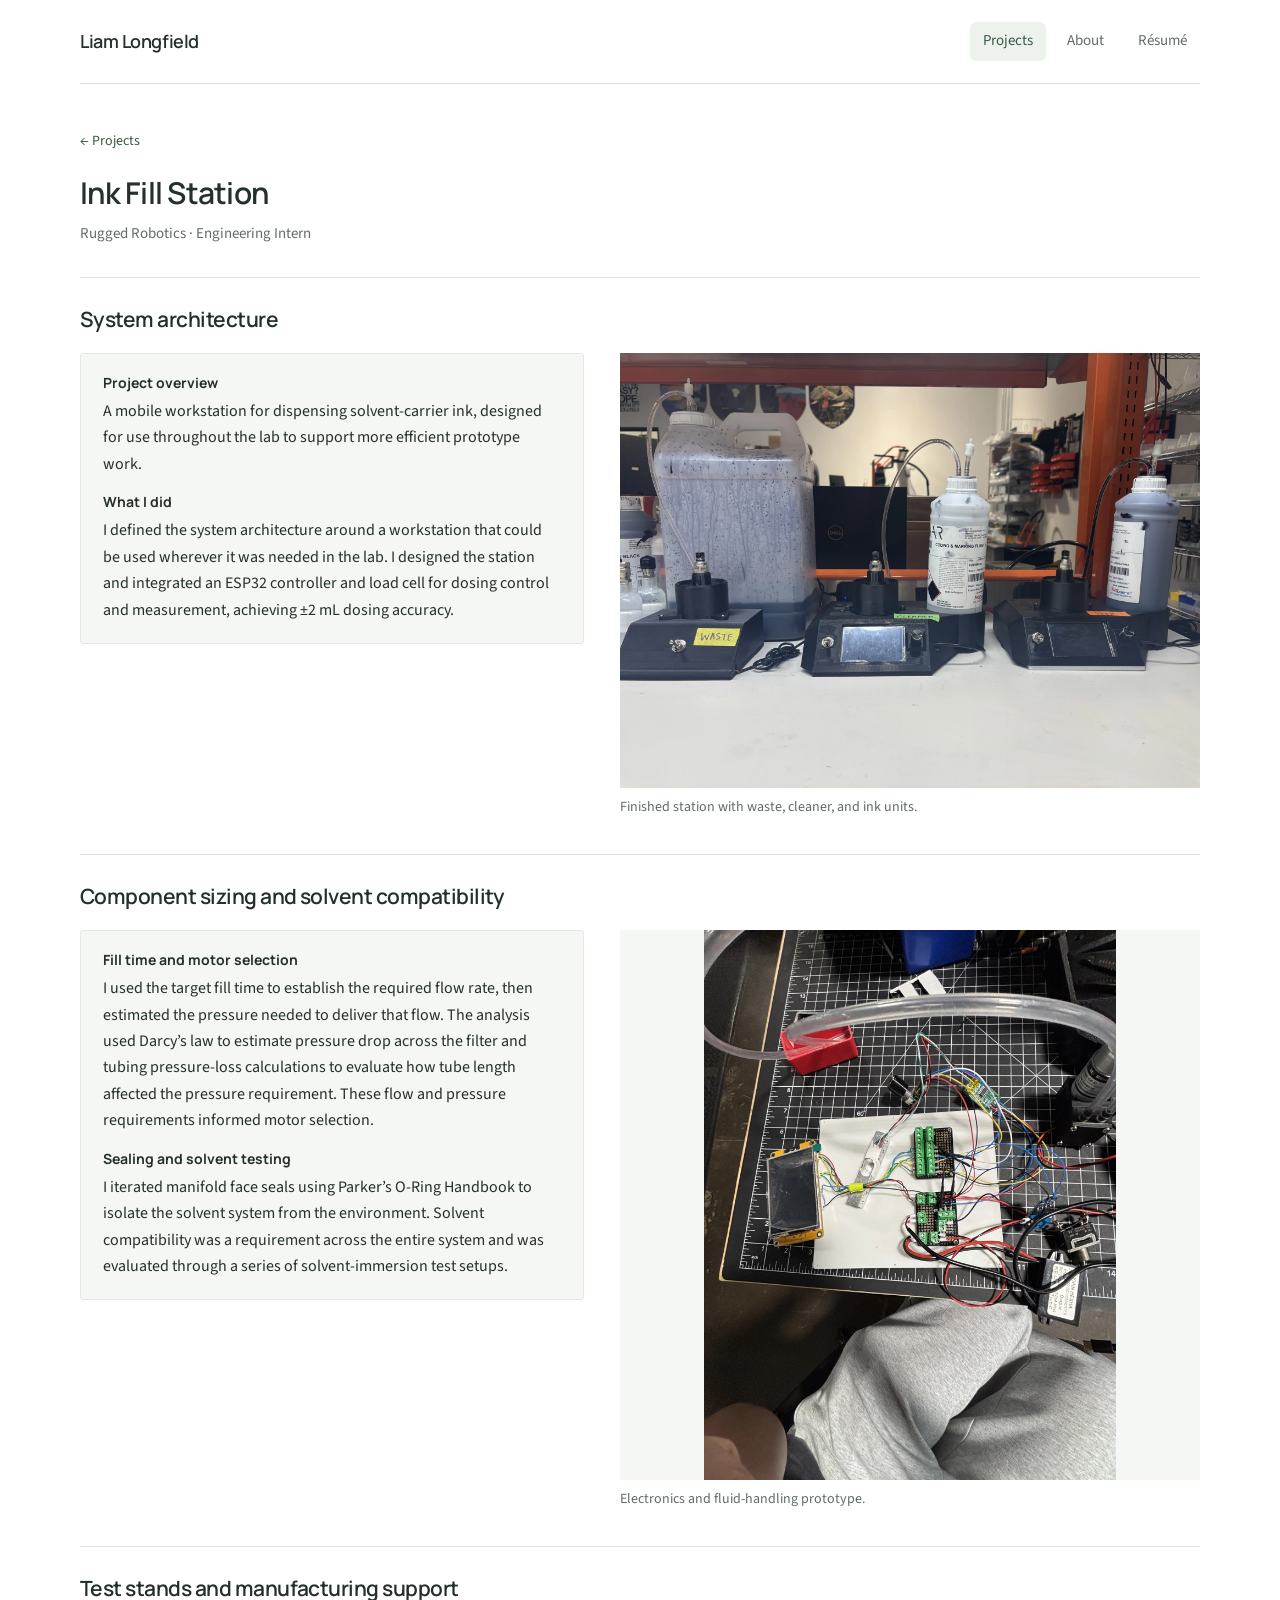
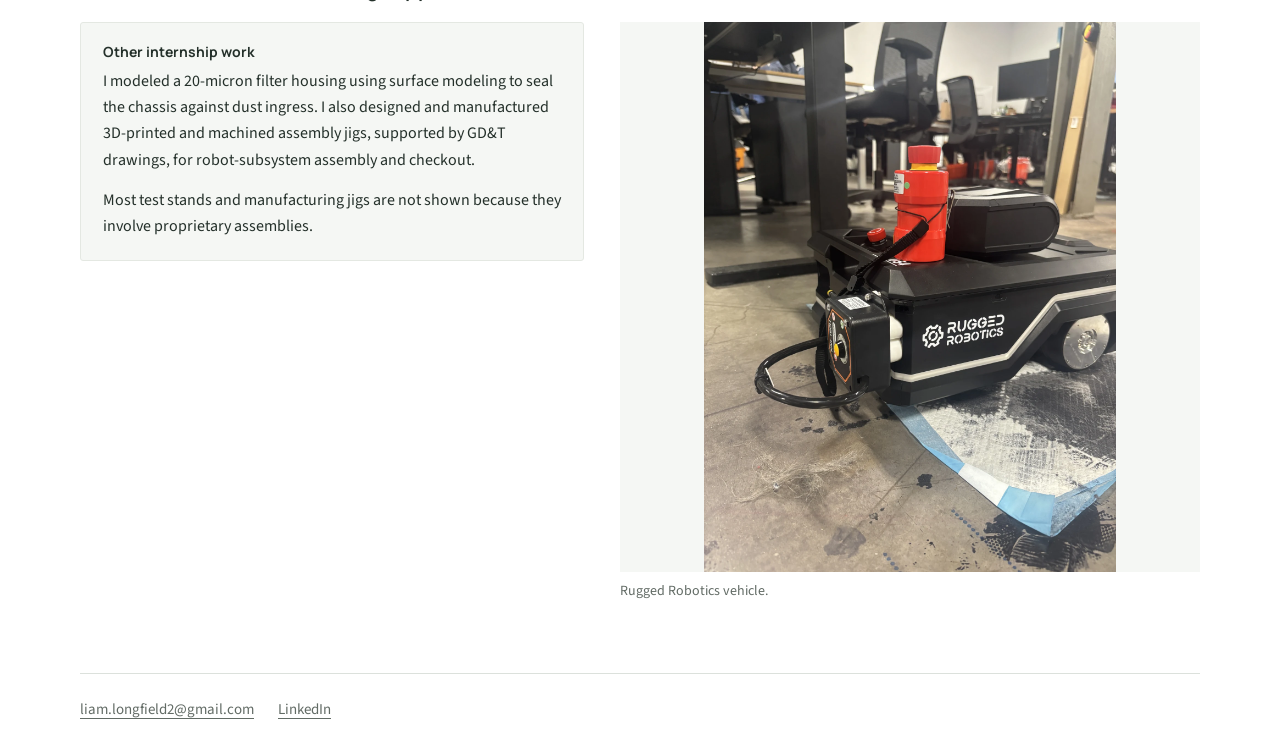
<file: rugged.html>
<!doctype html>
<html lang="en">
<head>
  <meta charset="utf-8">
  <meta name="viewport" content="width=device-width, initial-scale=1">
  <meta name="description" content="Liam Longfield’s mechanical engineering projects: suspension design, sensor enclosures, fluid handling, and robotics.">
  <title>Ink Fill Station | Liam Longfield</title>
  <link rel="icon" href="favicon.svg" type="image/svg+xml">
  <link rel="stylesheet" href="style.css">
  <script src="site.js" defer></script>
</head>
<body>
<a class="skip" href="#main">Skip to content</a>
<header class="header"><a class="brand" href="index.html">Liam Longfield</a><nav aria-label="Main navigation"><a href="index.html" aria-current="page">Projects</a><a href="about.html">About</a><a href="resume.html">Résumé</a></nav></header>
<main id="main">
<div class="page-heading"><a class="back" href="index.html">← Projects</a><h1>Ink Fill Station</h1><p class="context">Rugged Robotics · Engineering Intern</p></div>
<section class="detail-section"><h2>System architecture</h2><div class="detail-grid rugged-story">
<div class="project-text"><h3>Project overview</h3><p>A mobile workstation for dispensing solvent-carrier ink, designed for use throughout the lab to support more efficient prototype work.</p><h3>What I did</h3><p>I defined the system architecture around a workstation that could be used wherever it was needed in the lab. I designed the station and integrated an ESP32 controller and load cell for dosing control and measurement, achieving ±2 mL dosing accuracy.</p></div>
<figure><a class="zoom" href="assets/ink-station.webp" aria-label="Expand: Finished ink fill station"><img src="assets/ink-station.webp" alt="Finished ink fill station with waste, cleaner, and ink units"></a><figcaption>Finished station with waste, cleaner, and ink units.</figcaption></figure>
</div></section>
<section class="detail-section"><h2>Component sizing and solvent compatibility</h2><div class="detail-grid rugged-story">
<div class="project-text"><h3>Fill time and motor selection</h3><p>I used the target fill time to establish the required flow rate, then estimated the pressure needed to deliver that flow. The analysis used Darcy’s law to estimate pressure drop across the filter and tubing pressure-loss calculations to evaluate how tube length affected the pressure requirement. These flow and pressure requirements informed motor selection.</p><h3>Sealing and solvent testing</h3><p>I iterated manifold face seals using Parker’s O-Ring Handbook to isolate the solvent system from the environment. Solvent compatibility was a requirement across the entire system and was evaluated through a series of solvent-immersion test setups.</p></div>
<figure><a class="zoom" href="assets/ink-prototype.webp" aria-label="Expand: Ink station electronics and fluid-handling prototype"><img src="assets/ink-prototype.webp" alt="Ink station prototype with display, wiring, and fluid-handling components" loading="lazy"></a><figcaption>Electronics and fluid-handling prototype.</figcaption></figure>
</div></section>
<section class="detail-section"><h2>Test stands and manufacturing support</h2><div class="detail-grid rugged-story">
<div class="project-text"><h3>Other internship work</h3><p>I modeled a 20-micron filter housing using surface modeling to seal the chassis against dust ingress. I also designed and manufactured 3D-printed and machined assembly jigs, supported by GD&amp;T drawings, for robot-subsystem assembly and checkout.</p><p>Most test stands and manufacturing jigs are not shown because they involve proprietary assemblies.</p></div>
<figure><a class="zoom" href="assets/rugged-robot.webp" aria-label="Expand: Rugged Robotics vehicle"><img src="assets/rugged-robot.webp" alt="Rugged Robotics vehicle" loading="lazy"></a><figcaption>Rugged Robotics vehicle.</figcaption></figure>
</div></section>
</main>
<footer id="contact"><a href="mailto:liam.longfield2@gmail.com">liam.longfield2@gmail.com</a><a href="https://linkedin.com/in/liam-longfield" target="_blank" rel="noopener">LinkedIn</a></footer>
<dialog id="image-dialog" aria-label="Expanded project image"><button class="close-image" aria-label="Close expanded image">Close ×</button><img alt=""><p></p></dialog>
</body></html>
</file>
<file: style.css>
:root{--ink:#24302a;--muted:#626b65;--line:#dce1dc;--surface:#f5f7f4;--link:#365a43}
*{box-sizing:border-box}html{scroll-behavior:smooth}body{margin:0;background:#fff;color:var(--ink);font-family:Arial,Helvetica,sans-serif;font-size:16px;line-height:1.65}a{color:var(--link);text-underline-offset:4px}a:hover{text-decoration:underline}h1,h2,h3,p,figure{margin:0}h1,h2,h3{line-height:1.3;font-weight:600}h1{font-size:30px;letter-spacing:-.025em}h2{font-size:21px;letter-spacing:-.015em}h3{font-size:14px}p+p{margin-top:14px}img{display:block;max-width:100%;width:100%;height:auto}.header,main,footer{width:min(1120px,90%);margin:auto}.header{padding:24px 0;display:flex;justify-content:space-between;gap:24px;border-bottom:1px solid var(--line);align-items:center}.brand{font-size:18px;font-weight:600;color:var(--ink);text-decoration:none}.header nav{display:flex;gap:26px;font-size:14px}.header nav a{color:var(--muted);text-decoration:none}.header nav a[aria-current=page]{color:var(--ink);text-decoration:underline}.page-heading{padding:42px 0 30px}.page-heading>p{margin-top:10px;color:var(--muted)}.back{display:inline-block;margin-bottom:20px;font-size:14px;text-decoration:none}.context{font-size:14px;color:var(--muted)}.project-list{border-top:1px solid var(--line)}.project{display:grid;grid-template-columns:38% 1fr;gap:36px;padding:32px 0;border-bottom:1px solid var(--line);align-items:start}.project-photo{display:block;background:var(--surface)}.project-photo img{height:280px;object-fit:contain}.project h2{margin:5px 0 16px}.project h2 a{color:var(--ink);text-decoration:none}.project h2 a:hover{text-decoration:underline}.project-text{background:var(--surface);padding:20px 22px;border:1px solid #e4e8e2;border-radius:3px;font-size:15px}.project-text h3{margin-bottom:6px}.project-text h3:not(:first-child){margin-top:16px}.details-link{display:inline-block;font-size:14px;margin-top:14px}.text-only{grid-template-columns:1fr;padding-left:calc(38% + 36px)}.detail-section{border-top:1px solid var(--line);padding:28px 0 36px}.detail-section>h2{margin-bottom:20px}.detail-grid{display:grid;grid-template-columns:minmax(280px,36%) 1fr;gap:30px;align-items:start}.gallery{display:grid;grid-template-columns:1fr 1fr;gap:24px 18px}.gallery .wide{grid-column:1/-1}.gallery img{height:290px;object-fit:contain;background:var(--surface)}.gallery .wide img{height:auto;max-height:450px;object-fit:contain}.zoom{display:block;cursor:zoom-in}figcaption{font-size:13px;line-height:1.5;color:var(--muted);margin-top:9px}.additional>p,.text-detail>p,.text-detail>.project-text{max-width:760px}.text-detail>p{font-size:15px}.about-copy{max-width:760px}.about-copy section{border-top:1px solid var(--line);padding:24px 0}.about-copy h2{font-size:19px;margin-bottom:14px}.skills{font-size:15px;margin:0}.skills dt{font-weight:600}.skills dd{margin:3px 0 15px}.skills dd:last-child{margin-bottom:0}footer{margin-top:35px;padding:24px 0 30px;border-top:1px solid var(--line);display:flex;gap:24px;flex-wrap:wrap;font-size:14px}footer a{color:var(--muted);overflow-wrap:anywhere}.skip{position:fixed;top:-100px;left:10px;background:white;padding:12px;z-index:10}.skip:focus{top:0}:focus-visible{outline:2px solid var(--link);outline-offset:5px}dialog{width:1100px;max-width:95vw;max-height:95vh;border:1px solid var(--line);padding:20px;background:white}dialog::backdrop{background:#152019dd}dialog img{max-height:76vh;object-fit:contain}dialog p{font-size:14px;margin-top:12px}.close-image{display:block;margin:0 0 16px auto;padding:8px 16px;font:inherit;font-size:14px;border:1px solid var(--line);background:white;cursor:pointer}body.modal-open{overflow:hidden}
@media(max-width:760px){h1{font-size:26px}.project{grid-template-columns:1fr;gap:20px}.project-photo img{height:auto;max-height:340px}.text-only{padding-left:0}.detail-grid{grid-template-columns:1fr}.header{align-items:flex-start;gap:16px}.header nav{gap:18px}.page-heading{padding-top:30px}.gallery img{height:250px}}@media(max-width:430px){.header{flex-direction:column;gap:10px}.header nav{gap:26px}.gallery{grid-template-columns:1fr}.gallery img{height:auto;max-height:400px}.project-text{padding:17px}.page-heading{padding:28px 0 24px}}@media(prefers-reduced-motion:reduce){html{scroll-behavior:auto}}@media print{.header,footer,.back,.details-link,dialog{display:none!important}.project,.detail-section{break-inside:avoid}body{font-size:11pt}h1{font-size:22pt}h2{font-size:16pt}.project-text{background:white}.gallery img{max-height:280px}}

/* About-page photo gallery */
.about-layout{display:grid;grid-template-columns:minmax(0, .85fr) minmax(0,1.25fr);gap:44px;align-items:start}.about-layout .about-copy{min-width:0}.personal-gallery{min-width:0;padding-top:0}.personal-frames{background:#17211c;border-radius:5px;overflow:hidden}.personal-slide{margin:0}.personal-slide[hidden]{display:none}.personal-slide .zoom{display:flex;align-items:center;justify-content:center;min-width:0}.personal-slide img{width:100%;height:460px;object-fit:contain;animation:photo-appear .24s ease-out}.personal-slide figcaption{color:#fff;padding:12px 18px;margin:0}.is-ready .personal-slide figcaption{display:none}.personal-slide+.personal-slide{margin-top:24px}.is-ready .personal-slide+.personal-slide{margin-top:0}.photo-controls{display:flex;justify-content:space-between;gap:16px;align-items:center;padding:14px 0}.photo-controls[hidden],.photo-thumbnails[hidden]{display:none}.photo-status{font-size:14px;font-weight:600;display:flex;gap:14px;align-items:center}.photo-status span{font-weight:400;color:var(--muted);font-size:13px;white-space:nowrap}.photo-arrows{display:flex;gap:8px}.photo-arrows button{border:1px solid var(--line);border-radius:50%;width:40px;height:40px;background:white;color:var(--ink);font-size:22px;cursor:pointer}.photo-arrows button:hover{background:var(--surface);border-color:var(--link)}.photo-thumbnails{display:grid;grid-template-columns:repeat(7,minmax(0,1fr));gap:7px}.photo-thumb{padding:3px;border:2px solid transparent;border-radius:4px;background:transparent;cursor:pointer;min-width:0;min-height:44px;opacity:.65;transition:opacity .15s,border-color .15s}.photo-thumb:hover,.photo-thumb[aria-pressed=true]{opacity:1}.photo-thumb[aria-pressed=true]{border-color:var(--link)}.photo-thumb img{width:100%;height:58px;object-fit:cover;border-radius:2px}.photo-thumb:focus-visible{outline-offset:2px}.personal-gallery:focus-visible{outline-offset:8px}@keyframes photo-appear{from{opacity:.45}to{opacity:1}}@media(max-width:900px){.about-layout{grid-template-columns:1fr;gap:30px}.personal-gallery{grid-row:1}.personal-slide img{height:clamp(290px,62vw,480px)}.about-layout .about-copy{max-width:none}}@media(max-width:430px){.photo-thumbnails{gap:2px}.photo-thumb{padding:1px}.photo-thumb img{height:45px}.photo-status{gap:8px}.personal-slide img{height:330px}}@media(prefers-reduced-motion:reduce){.personal-slide img{animation:none}.photo-thumb{transition:none}}@media print{.about-layout{display:block}.photo-controls,.photo-thumbnails{display:none}.personal-slide img{height:300px}}

/* Personal photographs and comments */
.personal-gallery{background:#fff;border:1px solid #e3e8e2;border-radius:12px;padding:14px;box-shadow:0 8px 28px #23332908}.personal-frames{background:transparent;border-radius:7px;overflow:visible}.personal-slide .zoom{height:420px;background:transparent;border-radius:6px;overflow:hidden}.personal-slide img{height:auto;width:auto;max-width:100%;max-height:100%;object-fit:contain;border-radius:5px}.personal-slide figcaption,.is-ready .personal-slide figcaption{display:block;color:var(--ink);padding:17px 3px 4px;min-height:105px}.photo-title{font-size:17px;display:block;font-weight:600;line-height:1.4}.photo-comment{display:block;font-size:15px;color:var(--muted);line-height:1.6;margin-top:6px;max-width:55ch}.photo-controls{padding:9px 3px 13px;border-bottom:1px solid var(--line);margin-bottom:12px}.photo-status{font-size:12px;color:var(--muted);font-weight:400}.photo-status span{font-size:12px}.photo-thumb img{object-fit:contain;background:#f6f7f4}.photo-thumb{opacity:.8}.photo-arrows button{width:38px;height:38px}.intro-layout{display:grid;grid-template-columns:1fr 1fr;gap:56px;align-items:center;padding:36px 0 40px}.intro-copy h1{font-size:30px;margin:10px 0 18px;max-width:420px}.intro-name{font-size:16px;color:var(--muted)}.intro-copy>p:not(.intro-name){font-size:16px;max-width:450px}.intro-personal{color:var(--muted)}.gallery-preview .personal-slide .zoom{height:270px}.gallery-preview .personal-slide figcaption{min-height:105px}.gallery-preview .photo-thumb img{height:38px}.gallery-preview .photo-controls{padding-bottom:10px}.projects-heading{font-size:21px;margin:5px 0 18px}@media(max-width:900px){.intro-layout{gap:28px}.personal-slide .zoom{height:380px}.gallery-preview .personal-slide .zoom{height:250px}}@media(max-width:760px){.intro-layout{grid-template-columns:1fr;gap:26px;align-items:start}.intro-copy h1{max-width:none}.gallery-preview{max-width:580px;width:100%}.personal-slide .zoom,.gallery-preview .personal-slide .zoom{height:340px}.photo-comment{font-size:14px}}@media(max-width:430px){.personal-gallery{padding:10px}.personal-slide .zoom,.gallery-preview .personal-slide .zoom{height:285px}.personal-slide figcaption,.is-ready .personal-slide figcaption{min-height:115px}.photo-status{max-width:65%;gap:7px}.intro-copy h1{font-size:26px}}@media print{.personal-gallery{box-shadow:none}.personal-slide .zoom{height:280px}}

.gallery-preview{grid-row:auto}

/* Readable, automatically advancing personal slideshows. */
.intro-layout{grid-template-columns:minmax(0,.8fr) minmax(0,1.2fr);gap:36px}.photo-advance{display:flex;align-items:center;justify-content:center;width:100%;height:480px;padding:0;border:0;border-radius:6px;background:white;cursor:pointer;overflow:hidden}.gallery-preview .photo-advance{height:410px}.personal-slide .photo-advance img{width:auto;height:auto;max-width:100%;max-height:100%;object-fit:contain}.photo-title{font-size:19px}.photo-comment{font-size:17px;line-height:1.6}.personal-slide figcaption,.is-ready .personal-slide figcaption,.gallery-preview .personal-slide figcaption{min-height:125px;padding-top:18px}.photo-arrows .photo-pause{width:auto;min-width:62px;border-radius:20px;font-size:14px;padding:0 12px}.photo-controls{gap:8px}.photo-status{flex-wrap:wrap;gap:7px}@media(max-width:900px){.intro-layout{grid-template-columns:1fr}.gallery-preview{max-width:680px;width:100%;justify-self:center}.photo-advance,.gallery-preview .photo-advance{height:460px}}@media(max-width:480px){.photo-advance,.gallery-preview .photo-advance{height:380px}.photo-comment{font-size:16px}.photo-title{font-size:18px}.photo-status{max-width:48%}.photo-arrows{gap:5px}.photo-arrows button{width:36px;height:36px}.personal-slide figcaption,.is-ready .personal-slide figcaption,.gallery-preview .personal-slide figcaption{min-height:135px}}@media print{.photo-advance,.gallery-preview .photo-advance{height:300px}}

.intro-portrait{width:240px;height:240px;object-fit:contain;border-radius:8px;margin-bottom:20px}.intro-layout{align-items:start}.intro-copy{padding-top:8px}@media(max-width:900px){.intro-portrait{width:220px;height:220px}}

/* Compact homepage slideshow: photo and caption, with a discreet pause control. */
.gallery-preview{position:relative;max-width:460px;width:100%;justify-self:center}
.gallery-preview .photo-advance{height:290px}
.gallery-preview .personal-slide figcaption{min-height:115px;padding-top:16px}
.gallery-preview .photo-controls{position:absolute;top:20px;right:20px;padding:0;margin:0;border:0}
.gallery-preview .photo-status,.gallery-preview [data-photo-step]{display:none}
.gallery-preview .photo-pause{background:#fffffff0;font-size:12px;min-width:54px;height:32px}
@media(max-width:480px){.gallery-preview .photo-advance{height:250px}.gallery-preview .personal-slide figcaption{min-height:125px}}

/* Portfolio masthead and introduction. */
.header{padding:22px 0;gap:28px}
.brand{font-size:18px;letter-spacing:-.025em}
.header nav{gap:8px;align-items:center}
.header nav a{padding:7px 13px;border-radius:6px;transition:background .15s,color .15s}
.header nav a:hover{background:var(--surface);color:var(--ink);text-decoration:none}
.header nav a[aria-current=page]{background:#edf2ed;color:var(--link);text-decoration:none}
.intro-layout{grid-template-columns:minmax(0,1.15fr) minmax(0,1fr);gap:64px;padding:48px 0 44px;align-items:center}
.intro-copy{display:grid;grid-template-columns:104px minmax(0,1fr);column-gap:22px;align-items:center;padding:0}
.intro-copy .intro-portrait{grid-column:1;grid-row:1 / 3;width:104px;height:104px;border-radius:12px;margin:0;border:1px solid var(--line)}
.intro-copy .intro-name{grid-column:2;align-self:end;font-size:25px;font-weight:600;letter-spacing:-.025em;line-height:1.25;color:var(--ink);margin:0 0 6px}
.intro-copy h1{grid-column:2;align-self:start;font-size:16px;font-weight:400;letter-spacing:0;line-height:1.5;color:var(--muted);margin:0;max-width:none}
.intro-copy>p:not(.intro-name){grid-column:1 / -1;max-width:49ch;font-size:16px;line-height:1.75;margin-top:24px}
.intro-copy>p.intro-personal{margin-top:14px}
.intro-copy .details-link{grid-column:1 / -1;justify-self:start;margin-top:20px}
.gallery-preview{border:0;border-radius:0;padding:0;box-shadow:none;background:transparent}
.gallery-preview .photo-advance{background:#f5f7f4;border-radius:10px}
.gallery-preview .personal-slide figcaption{padding:16px 0 0;min-height:115px}
.gallery-preview .photo-title{font-size:16px;letter-spacing:-.01em}
.gallery-preview .photo-comment{font-size:15px;line-height:1.65;margin-top:5px}
.gallery-preview .photo-controls{top:10px;right:10px}
.gallery-preview .photo-pause{box-shadow:0 2px 8px #24302a0a}
@media(max-width:900px){.intro-layout{grid-template-columns:1fr;gap:32px}.intro-copy{max-width:580px}.gallery-preview{justify-self:start}}
@media(max-width:480px){.header{gap:14px;padding:20px 0}.header nav{gap:4px}.header nav a{padding:6px 11px}.header nav a:first-child{margin-left:-11px}.intro-layout{padding-top:30px;gap:28px}.intro-copy{grid-template-columns:84px minmax(0,1fr);column-gap:17px}.intro-copy .intro-portrait{width:84px;height:84px;border-radius:10px}.intro-copy .intro-name{font-size:23px}.intro-copy h1{font-size:14px}.gallery-preview .personal-slide figcaption{min-height:125px}}
@media(prefers-reduced-motion:reduce){.header nav a{transition:none}}

/* Large introduction heading above the description and personal photos. */
.intro-layout{align-items:start;row-gap:32px}
.intro-heading{grid-column:1 / -1;display:flex;align-items:center;gap:28px;padding-bottom:26px;border-bottom:1px solid var(--line)}
.intro-heading .intro-portrait{width:124px;height:124px;flex:0 0 124px;margin:0;border-radius:12px;border:1px solid var(--line)}
.intro-heading .intro-name{font-size:46px;line-height:1.15;font-weight:600;letter-spacing:-.035em;color:var(--ink);margin:0 0 10px}
.intro-heading h1{font-size:28px;font-weight:400;line-height:1.3;letter-spacing:-.02em;color:var(--muted)}
.intro-layout .intro-copy{display:block;padding-top:6px}
.intro-layout .intro-copy>p:first-child{margin-top:0}
.gallery-preview .photo-controls{display:none}
@media(max-width:900px) and (min-width:701px){.intro-layout{grid-template-columns:minmax(0,1fr) minmax(0,1fr);column-gap:30px}}
@media(max-width:700px){.intro-heading{gap:20px}.intro-heading .intro-name{font-size:36px}.intro-heading h1{font-size:23px}.intro-heading .intro-portrait{width:100px;height:100px;flex-basis:100px}}
@media(max-width:480px){.intro-heading{align-items:flex-start;gap:16px;padding-bottom:22px}.intro-heading .intro-portrait{width:76px;height:76px;flex-basis:76px}.intro-heading .intro-name{font-size:30px;margin-bottom:8px}.intro-heading h1{font-size:20px}.intro-layout{row-gap:24px}}

/* Center the background description beside the slideshow. */
.intro-layout .intro-copy{align-self:center;padding-top:0}

/* Robotics: assembled system followed by mechanism and manufacturing details. */
.robotics-overview{grid-template-columns:minmax(0,1fr) minmax(0,1fr);gap:36px}
.robotics-overview>figure img{max-height:530px;object-fit:contain}
.robotics-process{display:grid;grid-template-columns:1fr 1fr;gap:30px;align-items:start}
.robotics-process img{height:340px;object-fit:contain;background:var(--surface)}
.robotics-process figcaption{max-width:65ch}
@media(max-width:760px){.robotics-overview,.robotics-process{grid-template-columns:1fr;gap:24px}.robotics-process img{height:auto}.robotics-overview>figure img{max-height:480px}}

/* Pair each ink-station development stage with its source photograph. */
.rugged-story{grid-template-columns:minmax(0,1fr) minmax(0,1.15fr);gap:36px;align-items:start}
.rugged-story>figure img{width:100%;height:auto;max-height:550px;object-fit:contain;background:var(--surface)}
@media(max-width:760px){.rugged-story{grid-template-columns:1fr;gap:22px}}

/* Technical project pages: each explanation stays with its related images. */
.technical-story{grid-template-columns:minmax(0,1fr) minmax(0,1.15fr);gap:36px;align-items:start}
.story-images{display:grid;gap:24px;min-width:0}
.story-images img{width:100%;height:auto;max-height:550px;object-fit:contain;background:var(--surface)}
@media(max-width:760px){.technical-story{grid-template-columns:1fr;gap:22px}}

/* Inline PDF-page preview, including browsers without a built-in PDF viewer. */
.resume-page{max-width:1000px}
.resume-heading{display:flex;justify-content:space-between;align-items:center;gap:24px}
.resume-heading .context{margin-top:8px}
.resume-download{padding:9px 16px;border:1px solid var(--line);border-radius:6px;font-size:14px;white-space:nowrap;text-decoration:none}
.resume-download:hover{background:var(--surface)}
.resume-preview{border:1px solid var(--line);box-shadow:0 6px 24px #24302a0a;background:white}
.resume-preview img{width:100%;height:auto}
@media(max-width:480px){.resume-heading{align-items:flex-start;flex-direction:column;gap:16px}.resume-page{width:96%}}

/* Self-hosted typefaces: geometric headings and readable technical copy. */
@font-face {
  font-family: 'Manrope';
  font-style: normal;
  font-weight: 400;
  font-display: swap;
  src: url(assets/fonts/manrope-400.ttf) format('truetype');
}
@font-face {
  font-family: 'Manrope';
  font-style: normal;
  font-weight: 500;
  font-display: swap;
  src: url(assets/fonts/manrope-500.ttf) format('truetype');
}
@font-face {
  font-family: 'Manrope';
  font-style: normal;
  font-weight: 600;
  font-display: swap;
  src: url(assets/fonts/manrope-600.ttf) format('truetype');
}
@font-face {
  font-family: 'Manrope';
  font-style: normal;
  font-weight: 700;
  font-display: swap;
  src: url(assets/fonts/manrope-700.ttf) format('truetype');
}
@font-face {
  font-family: 'Source Sans 3';
  font-style: normal;
  font-weight: 400;
  font-display: swap;
  src: url(assets/fonts/source-sans-3-400.ttf) format('truetype');
}
@font-face {
  font-family: 'Source Sans 3';
  font-style: normal;
  font-weight: 500;
  font-display: swap;
  src: url(assets/fonts/source-sans-3-500.ttf) format('truetype');
}
@font-face {
  font-family: 'Source Sans 3';
  font-style: normal;
  font-weight: 600;
  font-display: swap;
  src: url(assets/fonts/source-sans-3-600.ttf) format('truetype');
}
@font-face {
  font-family: 'Source Sans 3';
  font-style: normal;
  font-weight: 700;
  font-display: swap;
  src: url(assets/fonts/source-sans-3-700.ttf) format('truetype');
}

body{font-family:'Source Sans 3','Segoe UI',sans-serif;font-size:17px;line-height:1.65}
h1,h2,h3,.brand,.intro-name,.photo-title{font-family:'Manrope','Segoe UI',sans-serif}
h1,h2,.brand{font-weight:600;letter-spacing:-.025em}
h3{font-size:14px;font-weight:700;letter-spacing:0}
.project-text,.text-detail>p,.skills{font-size:16px;line-height:1.65}
.context,.header nav,.details-link,footer{font-size:15px}
figcaption{font-size:14px;line-height:1.5}
.intro-heading .intro-name{font-weight:700;letter-spacing:-.045em}
.intro-heading h1{font-weight:500;letter-spacing:-.025em}
.intro-copy>p:not(.intro-name){font-size:18px;line-height:1.65}
.gallery-preview .photo-comment{font-size:16px}
button{font-family:inherit}
</file>
